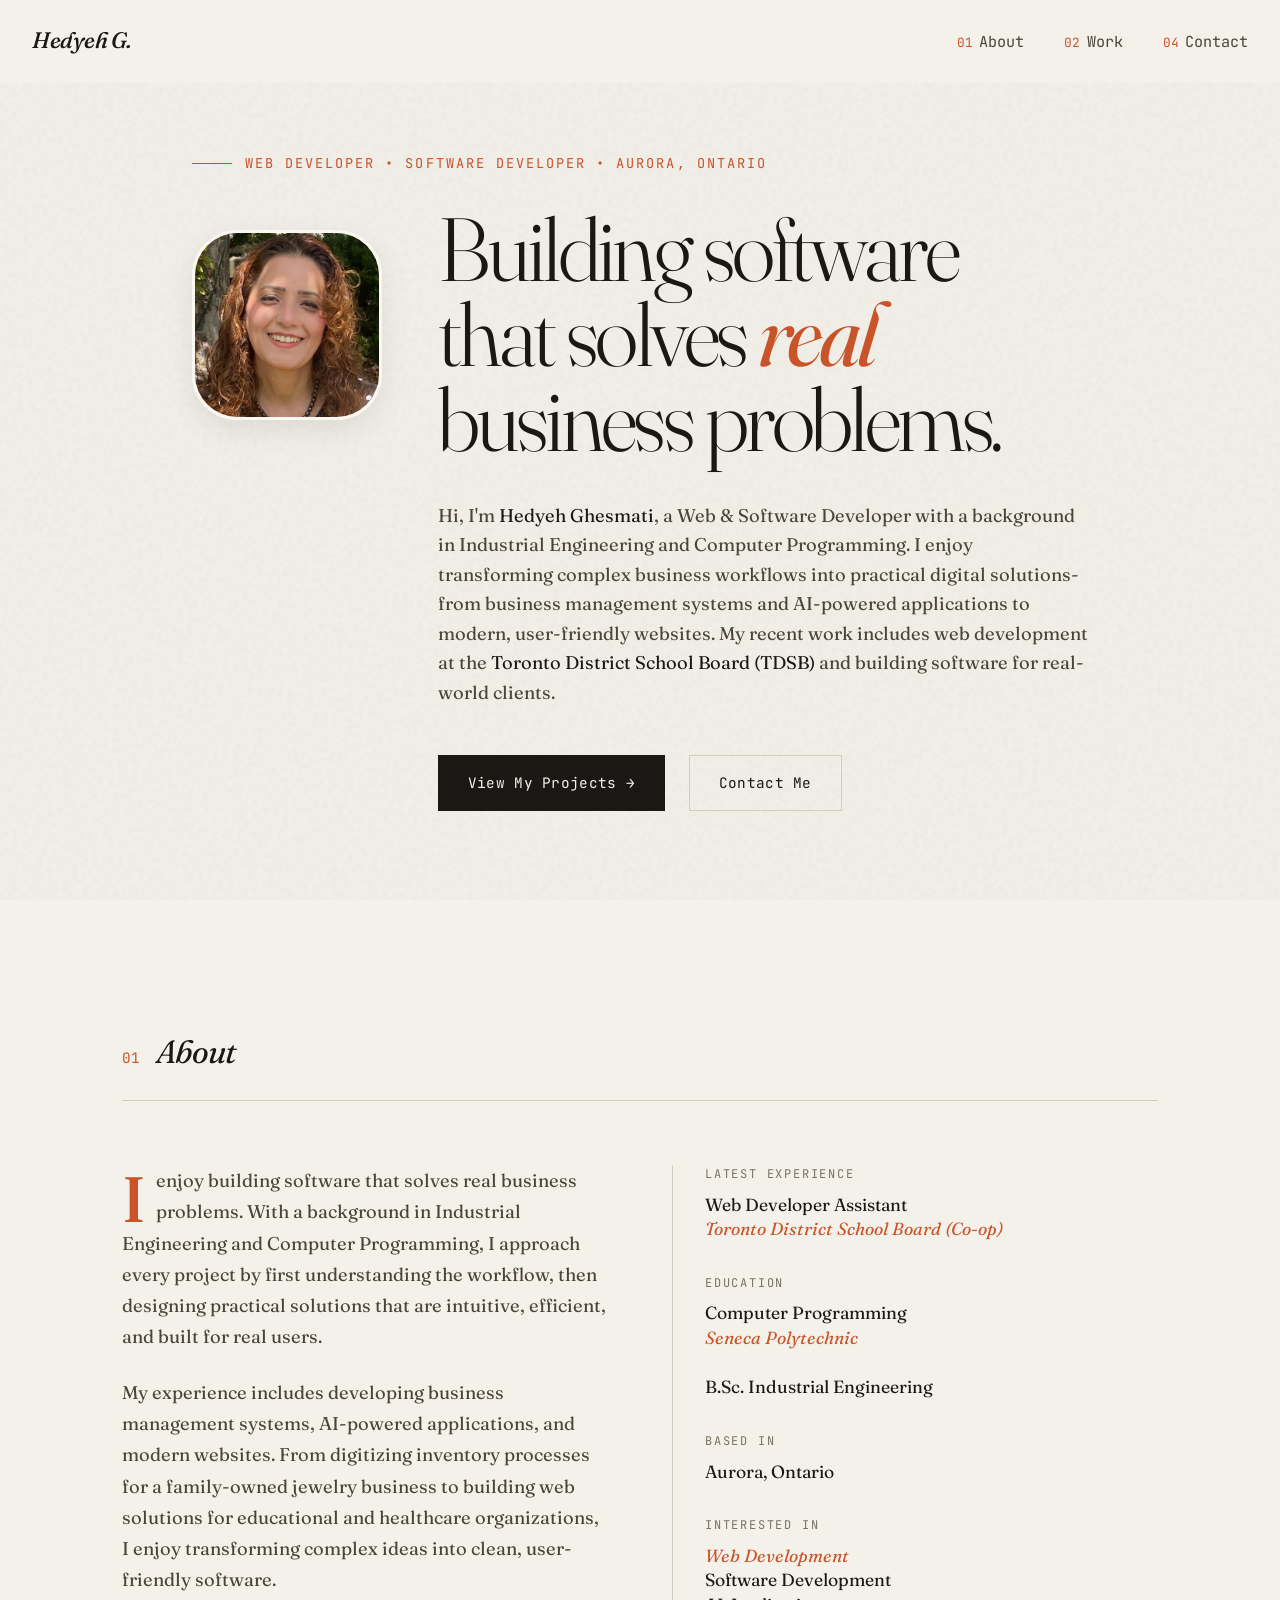
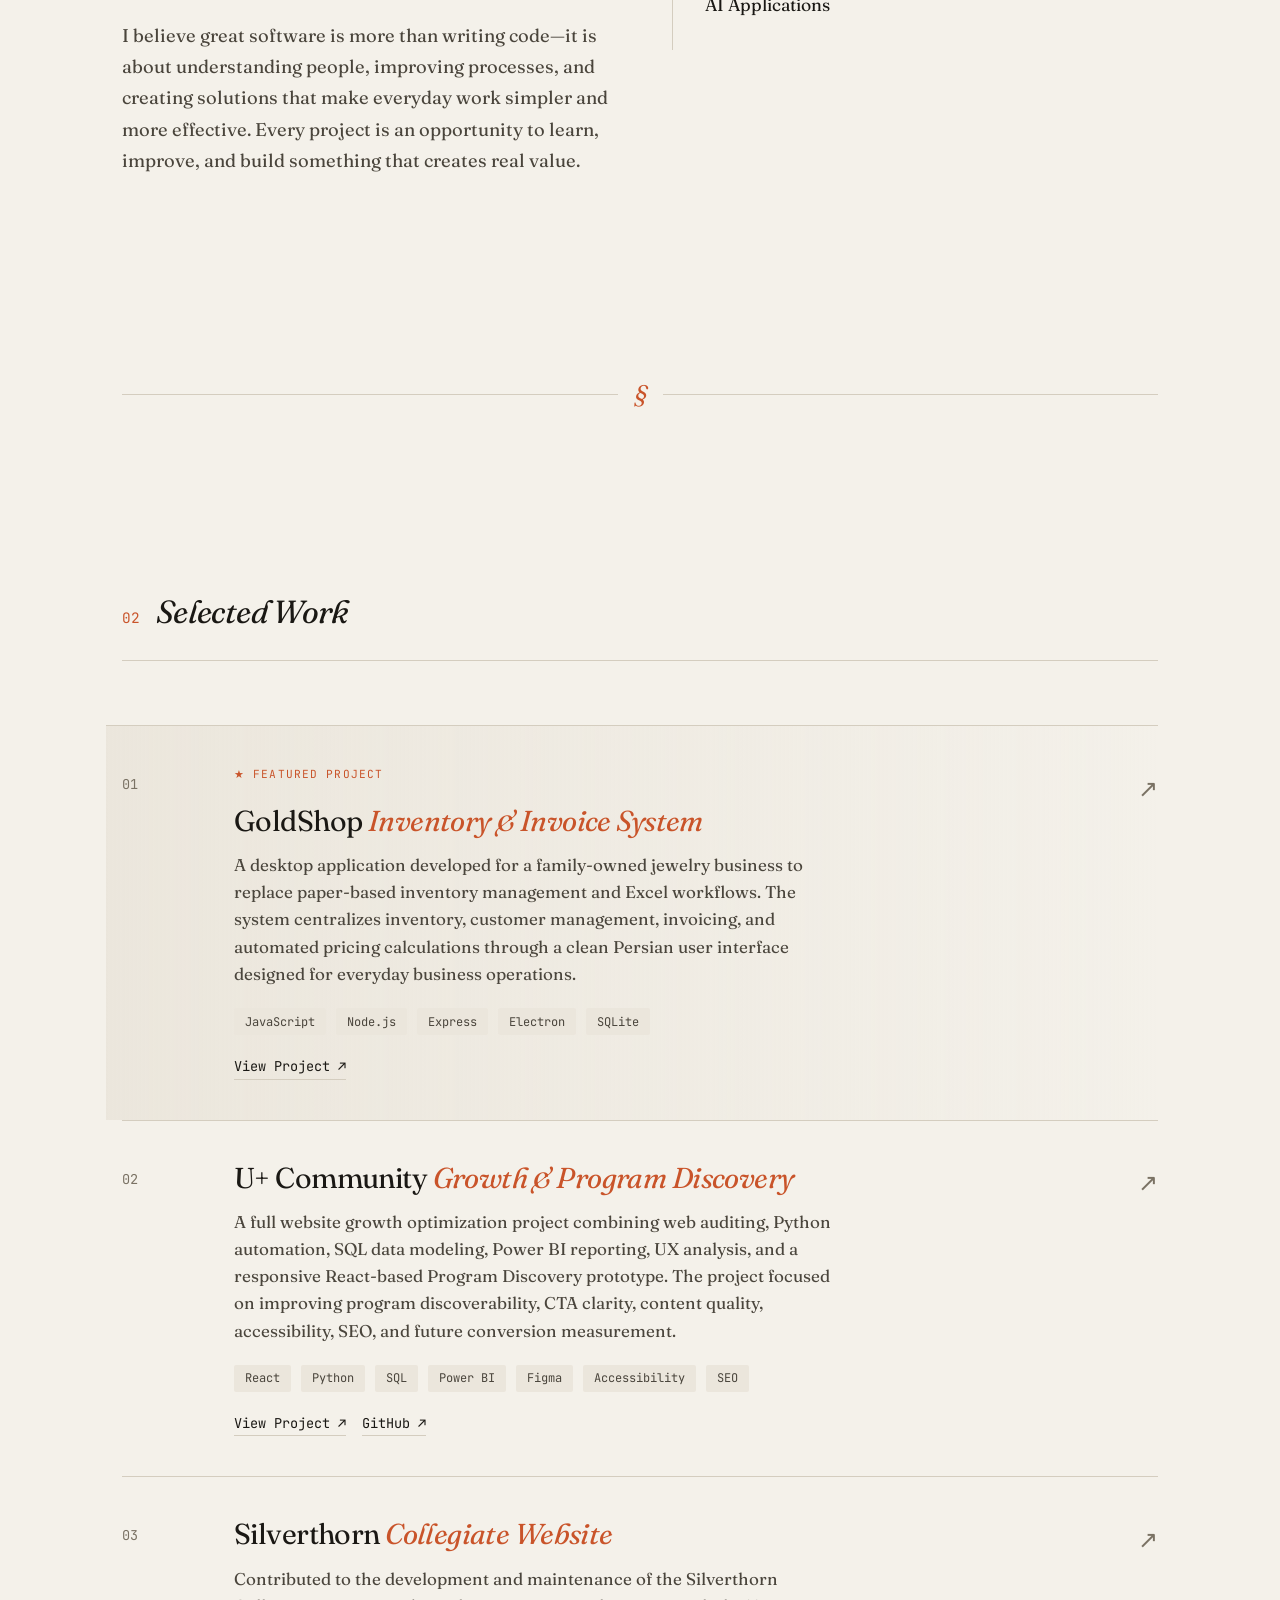
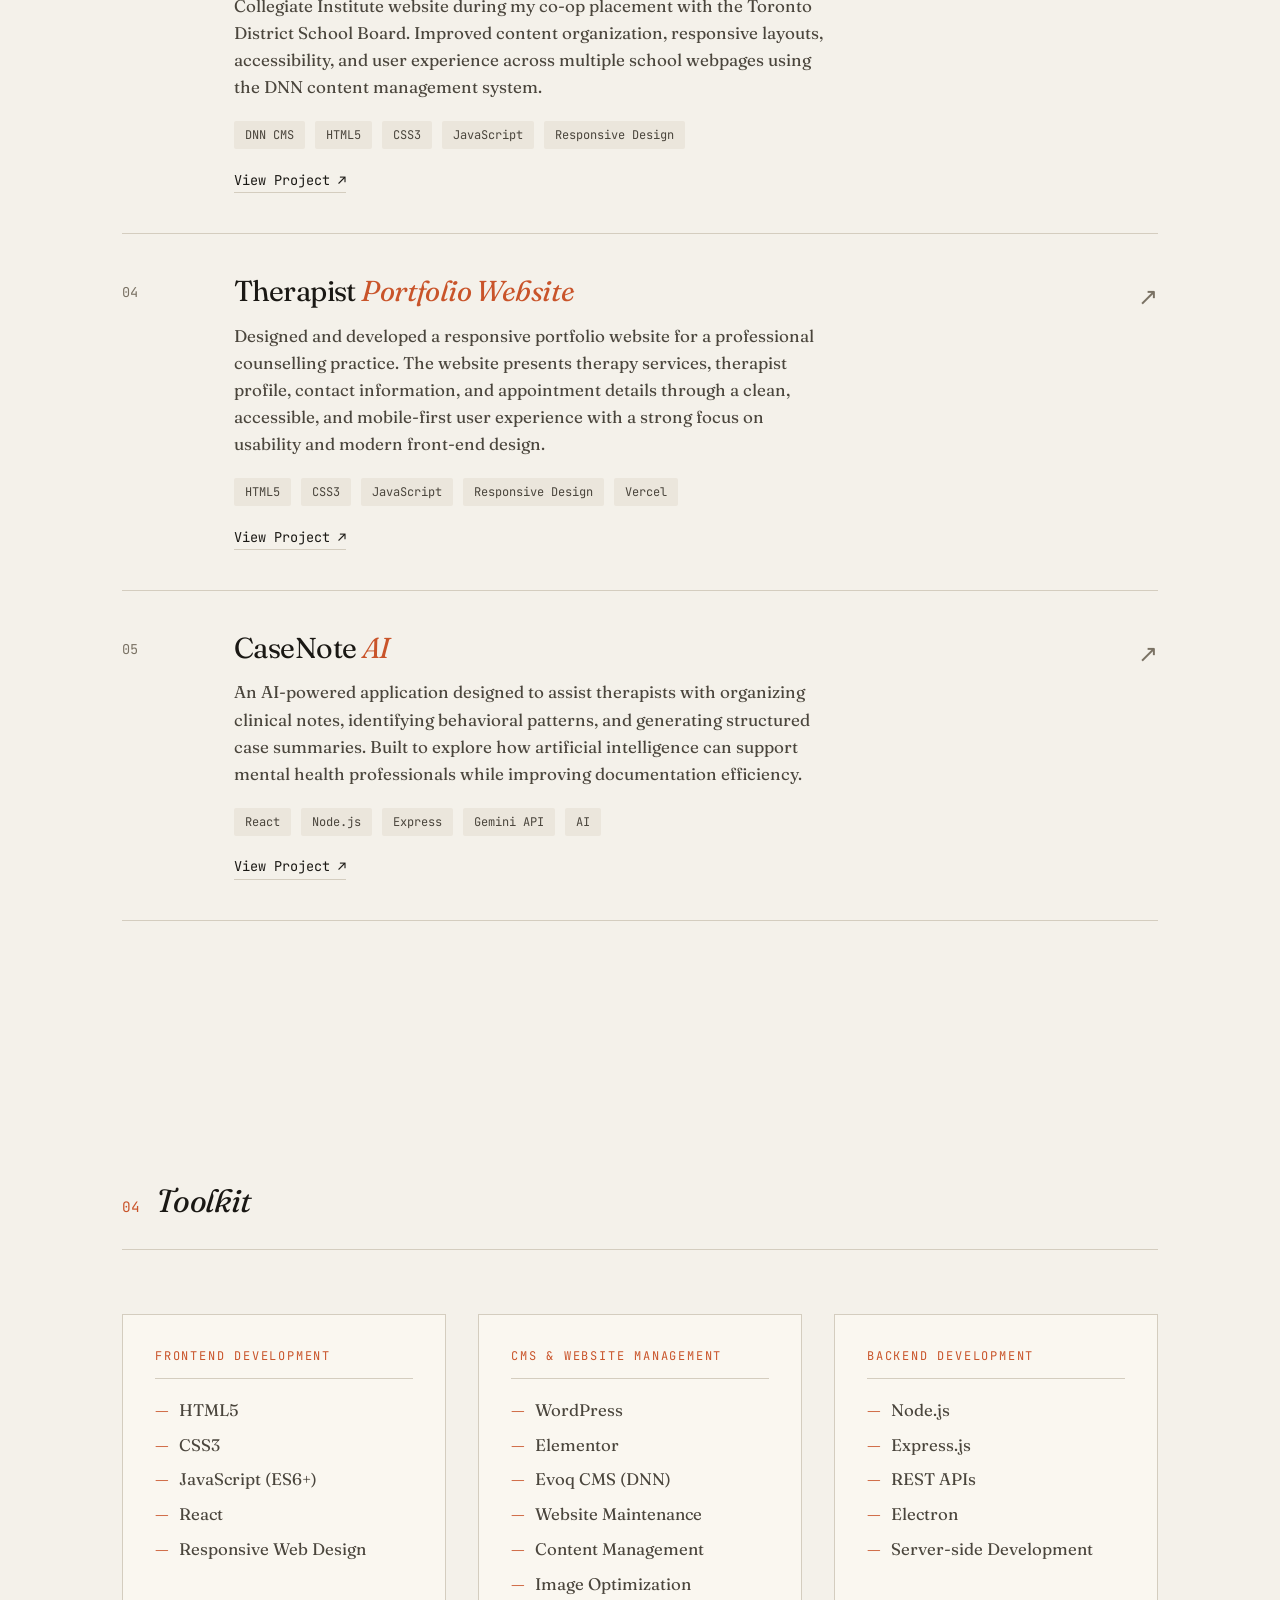
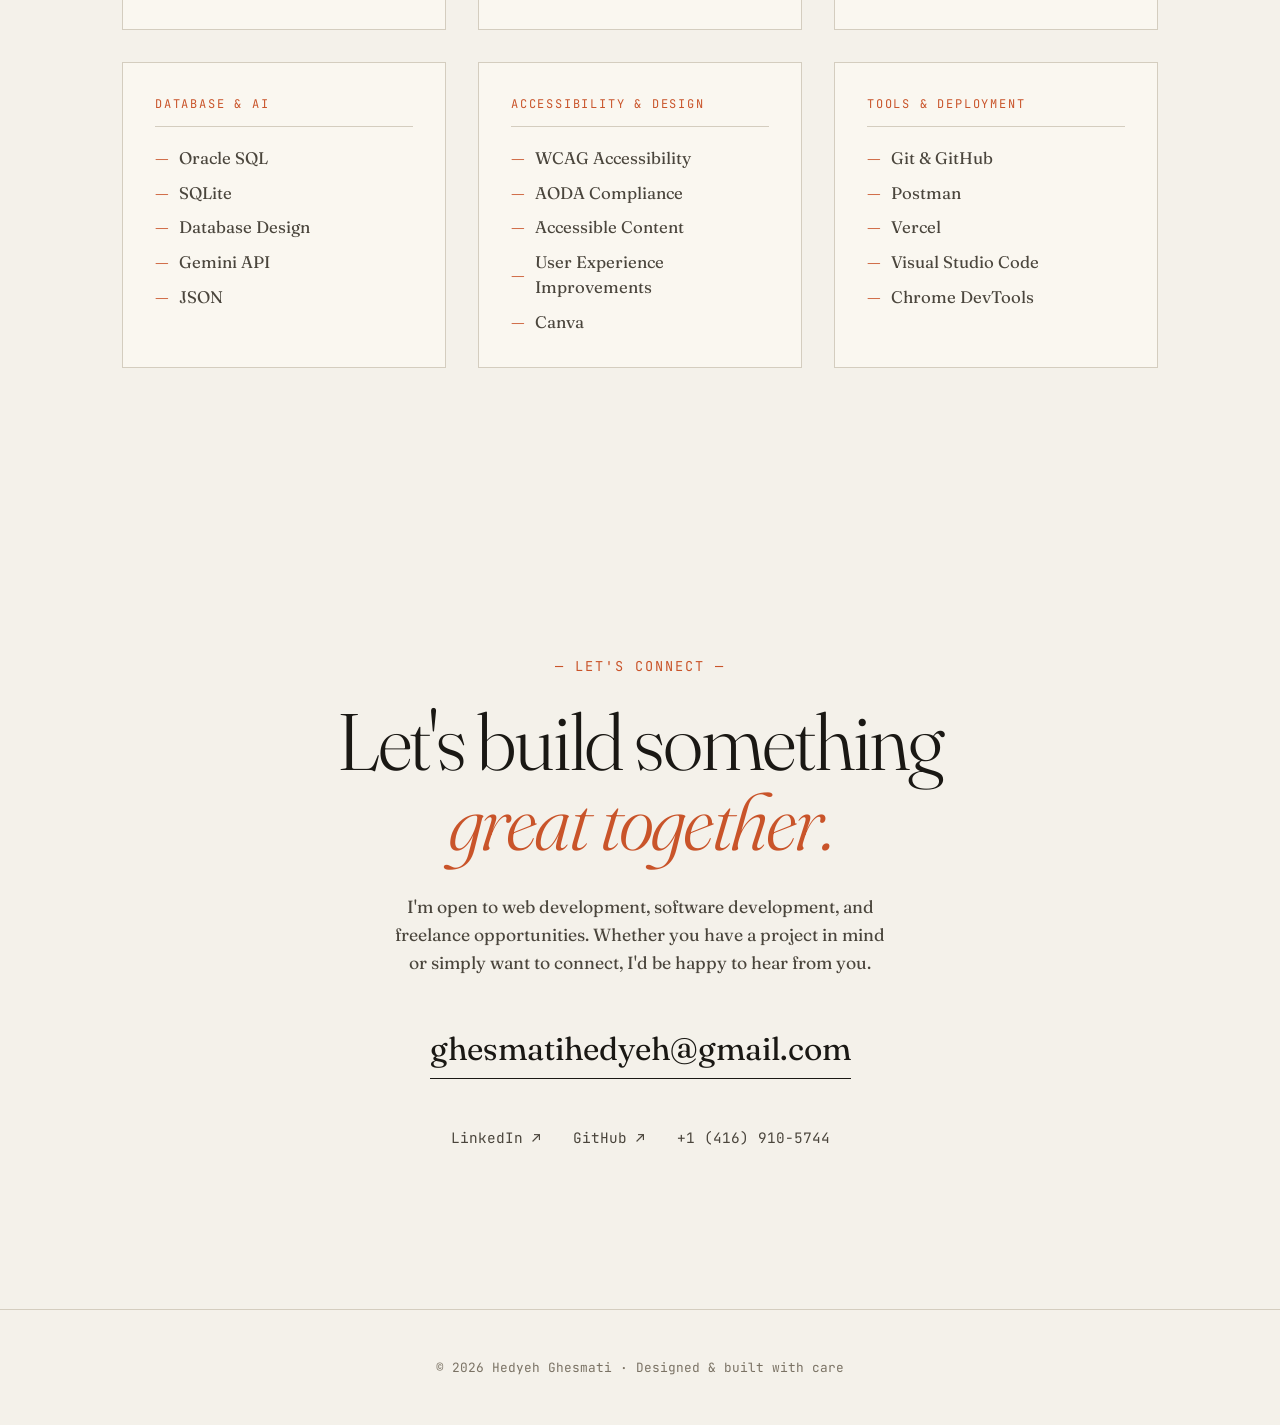
<file: index.html>
<!doctype html>
<html lang="en">
  <head>
    <meta charset="UTF-8" />
    <meta name="viewport" content="width=device-width, initial-scale=1.0" />
    <title>Hedyeh Ghesmati — Junior Web Developer</title>
    <meta
      name="description"
      content="Junior Web Developer building thoughtful web applications with React, Node.js, and modern web technologies."
    />

    <link rel="preconnect" href="https://fonts.googleapis.com" />
    <link rel="preconnect" href="https://fonts.gstatic.com" crossorigin />
    <link
      href="https://fonts.googleapis.com/css2?family=Fraunces:ital,opsz,wght@0,9..144,300;0,9..144,400;0,9..144,500;0,9..144,600;0,9..144,700;1,9..144,400&family=JetBrains+Mono:wght@400;500&display=swap"
      rel="stylesheet"
    />

    <link rel="stylesheet" href="css/style.css" />
  </head>
  <body>
    <nav id="navbar">
      <a href="#top" class="nav-logo">Hedyeh G.</a>
      <ul class="nav-links">
        <li><a href="#about" data-num="01">About</a></li>
        <li><a href="#work" data-num="02">Work</a></li>
        <!--<li><a href="#experience" data-num="03">Experience</a></li>-->
        <li><a href="#contact" data-num="04">Contact</a></li>
      </ul>
    </nav>

    <main id="top">
      <!-- HERO -->
      <section class="hero">
        <div class="container">
          <div class="hero-eyebrow fade-up">
            Web Developer • Software Developer • Aurora, Ontario
          </div>

          <div class="hero-main fade-up fade-up-delay-1">
            <div class="hero-text">
              <h1 class="hero-title">
                Building software<br />
                that solves <em>real</em><br />
                business problems.
              </h1>

              <p class="hero-description fade-up fade-up-delay-2">
                Hi, I'm <strong>Hedyeh Ghesmati</strong>, a Web & Software
                Developer with a background in Industrial Engineering and
                Computer Programming. I enjoy transforming complex business
                workflows into practical digital solutions-from business
                management systems and AI-powered applications to modern,
                user-friendly websites. My recent work includes web development
                at the <strong>Toronto District School Board (TDSB)</strong> and
                building software for real-world clients.
              </p>

              <div class="hero-cta fade-up fade-up-delay-3">
                <a href="#work" class="btn btn-primary">
                  View My Projects <span class="btn-arrow">→</span>
                </a>

                <!-- <a
                  href="resume/Hedyeh_Ghesmati_Resume_2026.pdf"
                  class="btn btn-secondary"
                  target="_blank" >
                  View Resume
                </a> -->

                <a href="#contact" class="btn btn-secondary"> Contact Me </a>
              </div>
            </div>

            <div class="hero-photo">
              <img src="images/hedyeh.jpg" alt="Hedyeh Ghesmati" />
            </div>
          </div>
        </div>
      </section>
      <!-- ABOUT -->
      <section id="about">
        <div class="container">
          <div class="section-header reveal">
            <span class="section-number">01</span>
            <h2 class="section-title">About</h2>
          </div>

          <div class="about-grid">
            <div class="about-text reveal">
              <p>
                I enjoy building software that solves real business problems.
                With a background in Industrial Engineering and Computer
                Programming, I approach every project by first understanding the
                workflow, then designing practical solutions that are intuitive,
                efficient, and built for real users.
              </p>

              <p>
                My experience includes developing business management systems,
                AI-powered applications, and modern websites. From digitizing
                inventory processes for a family-owned jewelry business to
                building web solutions for educational and healthcare
                organizations, I enjoy transforming complex ideas into clean,
                user-friendly software.
              </p>

              <p>
                I believe great software is more than writing code—it is about
                understanding people, improving processes, and creating
                solutions that make everyday work simpler and more effective.
                Every project is an opportunity to learn, improve, and build
                something that creates real value.
              </p>
            </div>

            <aside class="about-meta reveal">
              <div class="meta-item">
                <div class="meta-label">Latest Experience</div>
                <div class="meta-value">
                  Web Developer Assistant<br />
                  <em>Toronto District School Board (Co-op)</em>
                </div>
              </div>
              <div class="meta-item">
                <div class="meta-label">Education</div>
                <div class="meta-value">
                  Computer Programming<br />
                  <em>Seneca Polytechnic</em><br /><br />

                  B.Sc. Industrial Engineering
                </div>
              </div>

              <div class="meta-item">
                <div class="meta-label">Based In</div>
                <div class="meta-value">Aurora, Ontario</div>
              </div>

              <div class="meta-item">
                <div class="meta-label">Interested In</div>
                <div class="meta-value">
                  <em>Web Development</em><br />
                  Software Development<br />
                  AI Applications
                </div>
              </div>
            </aside>
          </div>
        </div>
      </section>

      <div class="container">
        <div class="divider">
          <span class="divider-mark">§</span>
        </div>
      </div>

      <!-- WORK / PROJECTS -->
      <section id="work">
        <div class="container">
          <div class="section-header reveal">
            <span class="section-number">02</span>
            <h2 class="section-title">Selected Work</h2>
          </div>

          <div class="projects-list">
            <!-- Project 01 -->
            <article class="project project-featured reveal">
              <div class="project-num">01</div>

              <div class="project-content">
                <span class="featured-badge">★ Featured Project</span>

                <h3 class="project-title">
                  GoldShop <em>Inventory & Invoice System</em>
                </h3>

                <p class="project-description">
                  A desktop application developed for a family-owned jewelry
                  business to replace paper-based inventory management and Excel
                  workflows. The system centralizes inventory, customer
                  management, invoicing, and automated pricing calculations
                  through a clean Persian user interface designed for everyday
                  business operations.
                </p>

                <div class="project-tags">
                  <span class="tag">JavaScript</span>
                  <span class="tag">Node.js</span>
                  <span class="tag">Express</span>
                  <span class="tag">Electron</span>
                  <span class="tag">SQLite</span>
                </div>

                <div class="project-links">
                  <a href="projects/goldshop.html" class="project-link">
                    View Project ↗
                  </a>
                </div>
              </div>

              <div class="project-arrow">↗</div>
            </article>

             <!-- Project 02 -->
            
<article class="project reveal">
  <div class="project-num">02</div>

  <div class="project-content">
    <h3 class="project-title">
      U+ Community <em>Growth & Program Discovery</em>
    </h3>

    <p class="project-description">
      A full website growth optimization project combining web auditing,
      Python automation, SQL data modeling, Power BI reporting, UX analysis,
      and a responsive React-based Program Discovery prototype. The project
      focused on improving program discoverability, CTA clarity, content
      quality, accessibility, SEO, and future conversion measurement.
    </p>

    <div class="project-tags">
      <span class="tag">React</span>
      <span class="tag">Python</span>
      <span class="tag">SQL</span>
      <span class="tag">Power BI</span>
      <span class="tag">Figma</span>
      <span class="tag">Accessibility</span>
      <span class="tag">SEO</span>
    </div>

    <div class="project-links">
      <a href="projects/uplus.html" class="project-link">
        View Project ↗
      </a>

      <a
        href="https://github.com/HedyehGHK/WEB-03-UPlus-Program-Discovery"
        class="project-link"
        target="_blank"
      >
        GitHub ↗
      </a>
    </div>
  </div>

  <div class="project-arrow">↗</div>
</article>  



            <!-- Project 03 -->
            <article class="project reveal">
              <div class="project-num">03</div>

              <div class="project-content">
                <h3 class="project-title">
                  Silverthorn <em>Collegiate Website</em>
                </h3>

                <p class="project-description">
                  Contributed to the development and maintenance of the
                  Silverthorn Collegiate Institute website during my co-op
                  placement with the Toronto District School Board. Improved
                  content organization, responsive layouts, accessibility, and
                  user experience across multiple school webpages using the DNN
                  content management system.
                </p>

                <div class="project-tags">
                  <span class="tag">DNN CMS</span>
                  <span class="tag">HTML5</span>
                  <span class="tag">CSS3</span>
                  <span class="tag">JavaScript</span>
                  <span class="tag">Responsive Design</span>
                </div>

                <div class="project-links">
                  <a href="projects/silverthorn.html" class="project-link">
                    View Project ↗
                  </a>
                </div>
              </div>

              <div class="project-arrow">↗</div>
            </article>

            <!-- Project 04 -->
            <article class="project reveal">
              <div class="project-num">04</div>

              <div class="project-content">
                <h3 class="project-title">
                  Therapist <em>Portfolio Website</em>
                </h3>

                <p class="project-description">
                  Designed and developed a responsive portfolio website for a
                  professional counselling practice. The website presents
                  therapy services, therapist profile, contact information, and
                  appointment details through a clean, accessible, and
                  mobile-first user experience with a strong focus on usability
                  and modern front-end design.
                </p>

                <div class="project-tags">
                  <span class="tag">HTML5</span>
                  <span class="tag">CSS3</span>
                  <span class="tag">JavaScript</span>
                  <span class="tag">Responsive Design</span>
                  <span class="tag">Vercel</span>
                </div>

                <div class="project-links">
                  <a href="projects/clinic.html" class="project-link">
                    View Project ↗
                  </a>
                </div>
              </div>

              <div class="project-arrow">↗</div>
            </article>

            <!-- Project 05 -->
            <article class="project reveal">
              <div class="project-num">05</div>

              <div class="project-content">
                <h3 class="project-title">CaseNote <em>AI</em></h3>

                <p class="project-description">
                  An AI-powered application designed to assist therapists with
                  organizing clinical notes, identifying behavioral patterns,
                  and generating structured case summaries. Built to explore how
                  artificial intelligence can support mental health
                  professionals while improving documentation efficiency.
                </p>

                <div class="project-tags">
                  <span class="tag">React</span>
                  <span class="tag">Node.js</span>
                  <span class="tag">Express</span>
                  <span class="tag">Gemini API</span>
                  <span class="tag">AI</span>
                </div>

                <div class="project-links">
                  <a href="projects/casenote.html" class="project-link">
                    View Project ↗
                  </a>
                </div>
              </div>

              <div class="project-arrow">↗</div>
            </article>
          </div>
        </div>
      </section>




      <!-- EXPERIENCE -->
      <!-- 

      <section id="experience">
        <div class="container">
          <div class="section-header reveal">
            <span class="section-number">03</span>
            <h2 class="section-title">Experience</h2>
          </div>

          <div class="experience-list">
             Experience 01 
            <div class="exp-item reveal">
              <div class="exp-period">Mar 2026 — Jun 2026</div>

              <div>
                <div class="exp-role">Web Developer Assistant (Co-op)</div>
                <div class="exp-company">
                  Toronto District School Board (TDSB) · Toronto, ON
                </div>

                <p class="exp-description">
                  Maintained and enhanced the Silverthorn Collegiate Institute
                  website using Evoq CMS (DNN). Created and updated webpages,
                  banners, and navigation components, supported accessibility
                  improvements aligned with AODA standards, collaborated with
                  stakeholders on content updates, and resolved formatting and
                  cross-browser compatibility issues.
                </p>
              </div>
            </div>

             Experience 02 
            <div class="exp-item reveal">
              <div class="exp-period">May 2020 - November 2025</div>

              <div>
                <div class="exp-role">Digital Operations & Data Specialist</div>
                <div class="exp-company">Ghesmati Jewelry</div>

                <p class="exp-description">
                  Designed and developed a custom inventory and invoicing
                  application while managing inventory, sales, and customer
                  data. Improved operational workflows through process
                  documentation, data organization, and reporting to support
                  day-to-day business operations and decision-making.
                </p>
              </div>
            </div>

            Experience 03
            <div class="exp-item reveal">
              <div class="exp-period">April 2015 - February 2020</div>

              <div>
                <div class="exp-role">
                  Production & Inventory Data Coordinator
                </div>
                <div class="exp-company">Pars Khazar Co.</div>

                <p class="exp-description">
                  Analyzed production and inventory data to improve planning
                  accuracy, maintained operational records, collaborated with
                  cross-functional teams, and supported inventory tracking and
                  production planning through structured data analysis and
                  process improvement.
                </p>
              </div>
            </div>
          </div>
        </div>
      </section>

      <div class="container">
        <div class="divider">
          <span class="divider-mark">§</span>
        </div>
      </div>
       -->

     <!-- SKILLS -->
<section id="skills">
  <div class="container">
    <div class="section-header reveal">
      <span class="section-number">04</span>
      <h2 class="section-title">Toolkit</h2>
    </div>

    <div class="skills-grid">
      <!-- Frontend -->
      <div class="skill-category reveal">
        <div class="skill-category-title">Frontend Development</div>

        <ul class="skill-list">
          <li>HTML5</li>
          <li>CSS3</li>
          <li>JavaScript (ES6+)</li>
          <li>React</li>
          <li>Responsive Web Design</li>
        </ul>
      </div>

      <!-- CMS & Website Management -->
      <div class="skill-category reveal">
        <div class="skill-category-title">CMS & Website Management</div>

        <ul class="skill-list">
          <li>WordPress</li>
          <li>Elementor</li>
          <li>Evoq CMS (DNN)</li>
          <li>Website Maintenance</li>
          <li>Content Management</li>
          <li>Image Optimization</li>
        </ul>
      </div>

      <!-- Backend -->
      <div class="skill-category reveal">
        <div class="skill-category-title">Backend Development</div>

        <ul class="skill-list">
          <li>Node.js</li>
          <li>Express.js</li>
          <li>REST APIs</li>
          <li>Electron</li>
          <li>Server-side Development</li>
        </ul>
      </div>

      <!-- Database & AI -->
      <div class="skill-category reveal">
        <div class="skill-category-title">Database & AI</div>

        <ul class="skill-list">
          <li>Oracle SQL</li>
          <li>SQLite</li>
          <li>Database Design</li>
          <li>Gemini API</li>
          <li>JSON</li>
        </ul>
      </div>

      <!-- Accessibility & Design -->
      <div class="skill-category reveal">
        <div class="skill-category-title">Accessibility & Design</div>

        <ul class="skill-list">
          <li>WCAG Accessibility</li>
          <li>AODA Compliance</li>
          <li>Accessible Content</li>
          <li>User Experience Improvements</li>
          <li>Canva</li>
        </ul>
      </div>

      <!-- Tools & Deployment -->
      <div class="skill-category reveal">
        <div class="skill-category-title">Tools & Deployment</div>

        <ul class="skill-list">
          <li>Git & GitHub</li>
          <li>Postman</li>
          <li>Vercel</li>
          <li>Visual Studio Code</li>
          <li>Chrome DevTools</li>
        </ul>
      </div>
    </div>
  </div>
</section>

      <!-- CONTACT -->
      <section id="contact" class="contact-section">
        <div class="container">
          <div class="reveal">
            <div class="contact-eyebrow">— Let's Connect —</div>

            <h2 class="contact-title">
              Let's build something<br />
              <em>great together.</em>
            </h2>

            <p class="contact-text">
              I'm open to web development, software development, and freelance
              opportunities. Whether you have a project in mind or simply want
              to connect, I'd be happy to hear from you.
            </p>

            <a href="mailto:ghesmatihedyeh@gmail.com" class="contact-email">
              ghesmatihedyeh@gmail.com
            </a>

            <div class="contact-socials">
              <a
                href="https://www.linkedin.com/in/hedyehghesmati/"
                target="_blank"
              >
                LinkedIn ↗
              </a>

              <a href="https://github.com/HedyehGHK" target="_blank">
                GitHub ↗
              </a>

              <a href="tel:+14169105744"> +1 (416) 910-5744 </a>
            </div>
          </div>
        </div>
      </section>

      <footer>
        <div class="container">
          © 2026 Hedyeh Ghesmati · Designed & built with care
        </div>
      </footer>
    </main>

    <script>
      const nav = document.getElementById("navbar");
      window.addEventListener("scroll", () => {
        if (window.scrollY > 50) nav.classList.add("scrolled");
        else nav.classList.remove("scrolled");
      });

      const observer = new IntersectionObserver(
        (entries) => {
          entries.forEach((entry) => {
            if (entry.isIntersecting) entry.target.classList.add("visible");
          });
        },
        { threshold: 0.1, rootMargin: "0px 0px -50px 0px" },
      );

      document
        .querySelectorAll(".reveal")
        .forEach((el) => observer.observe(el));

      document.querySelectorAll('a[href^="#"]').forEach((link) => {
        link.addEventListener("click", (e) => {
          const target = document.querySelector(link.getAttribute("href"));
          if (target) {
            e.preventDefault();
            target.scrollIntoView({ behavior: "smooth", block: "start" });
          }
        });
      });
    </script>
  </body>
</html>
</file>
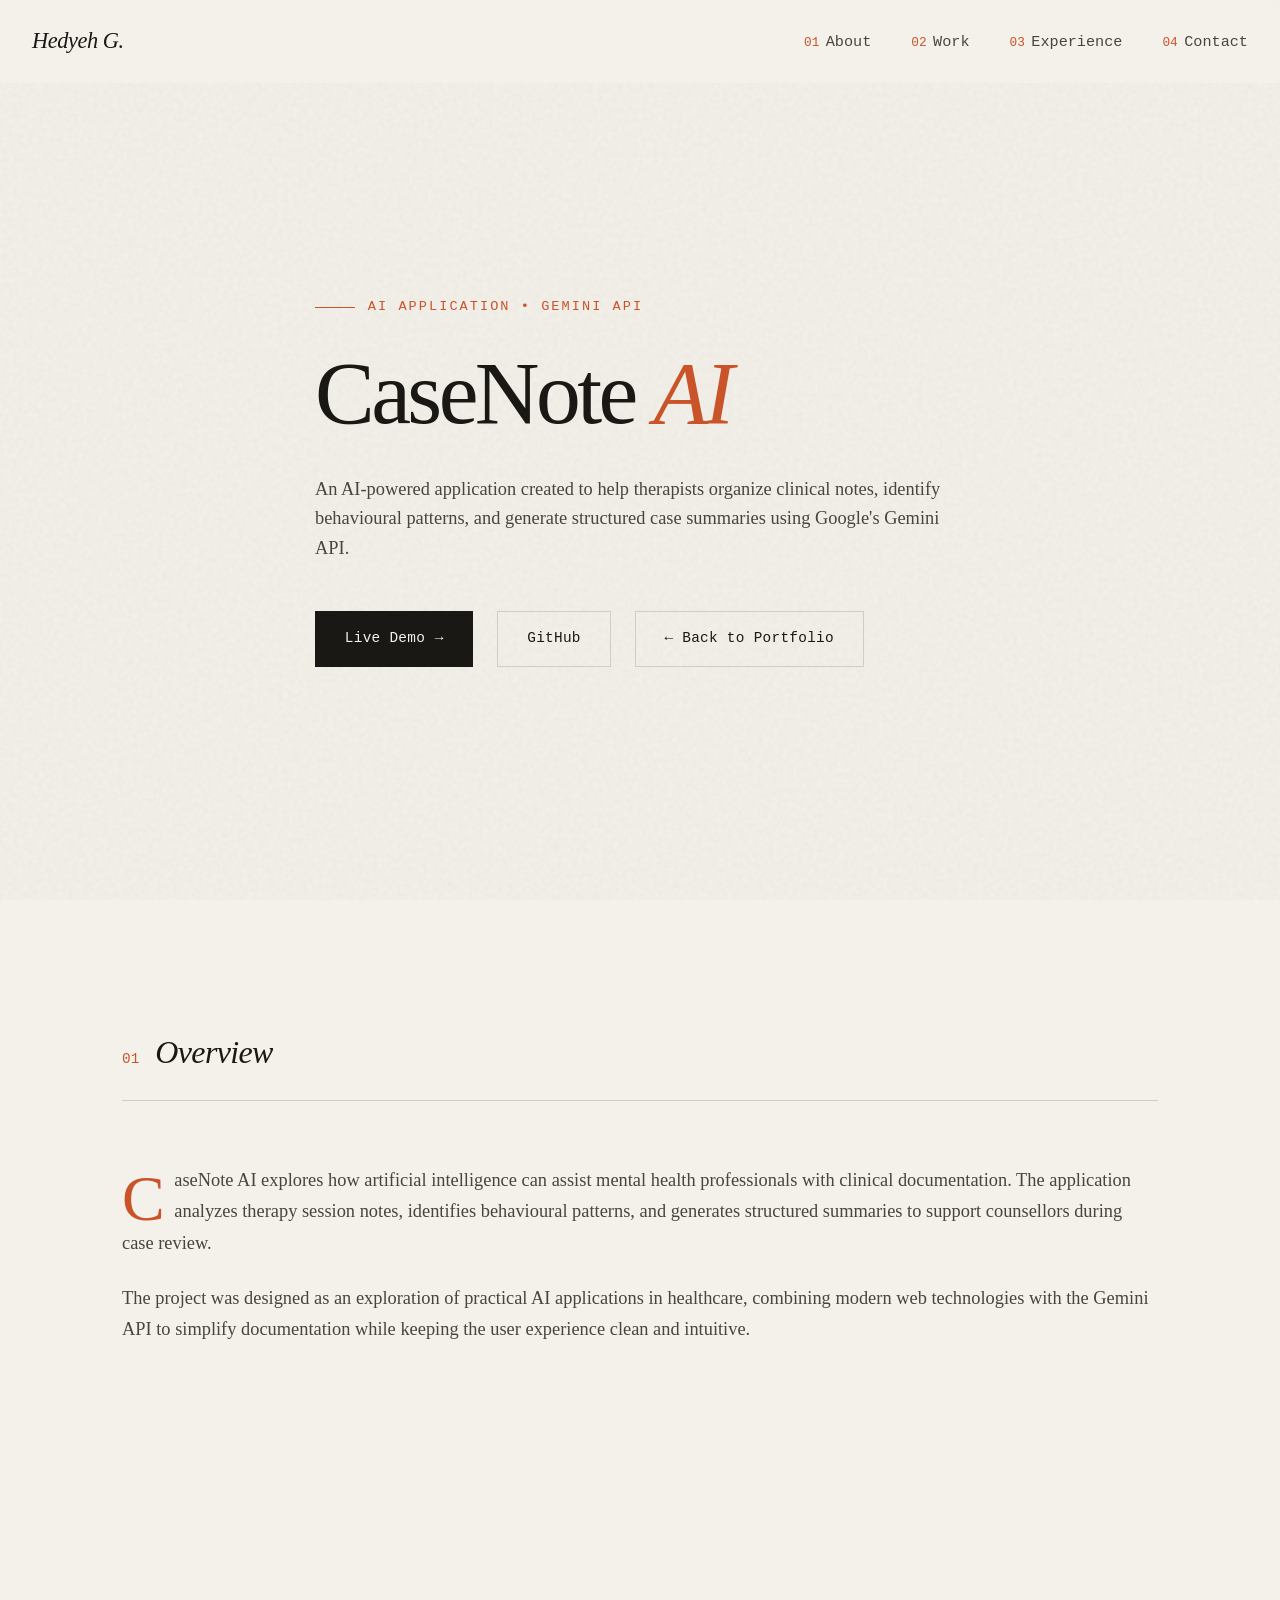
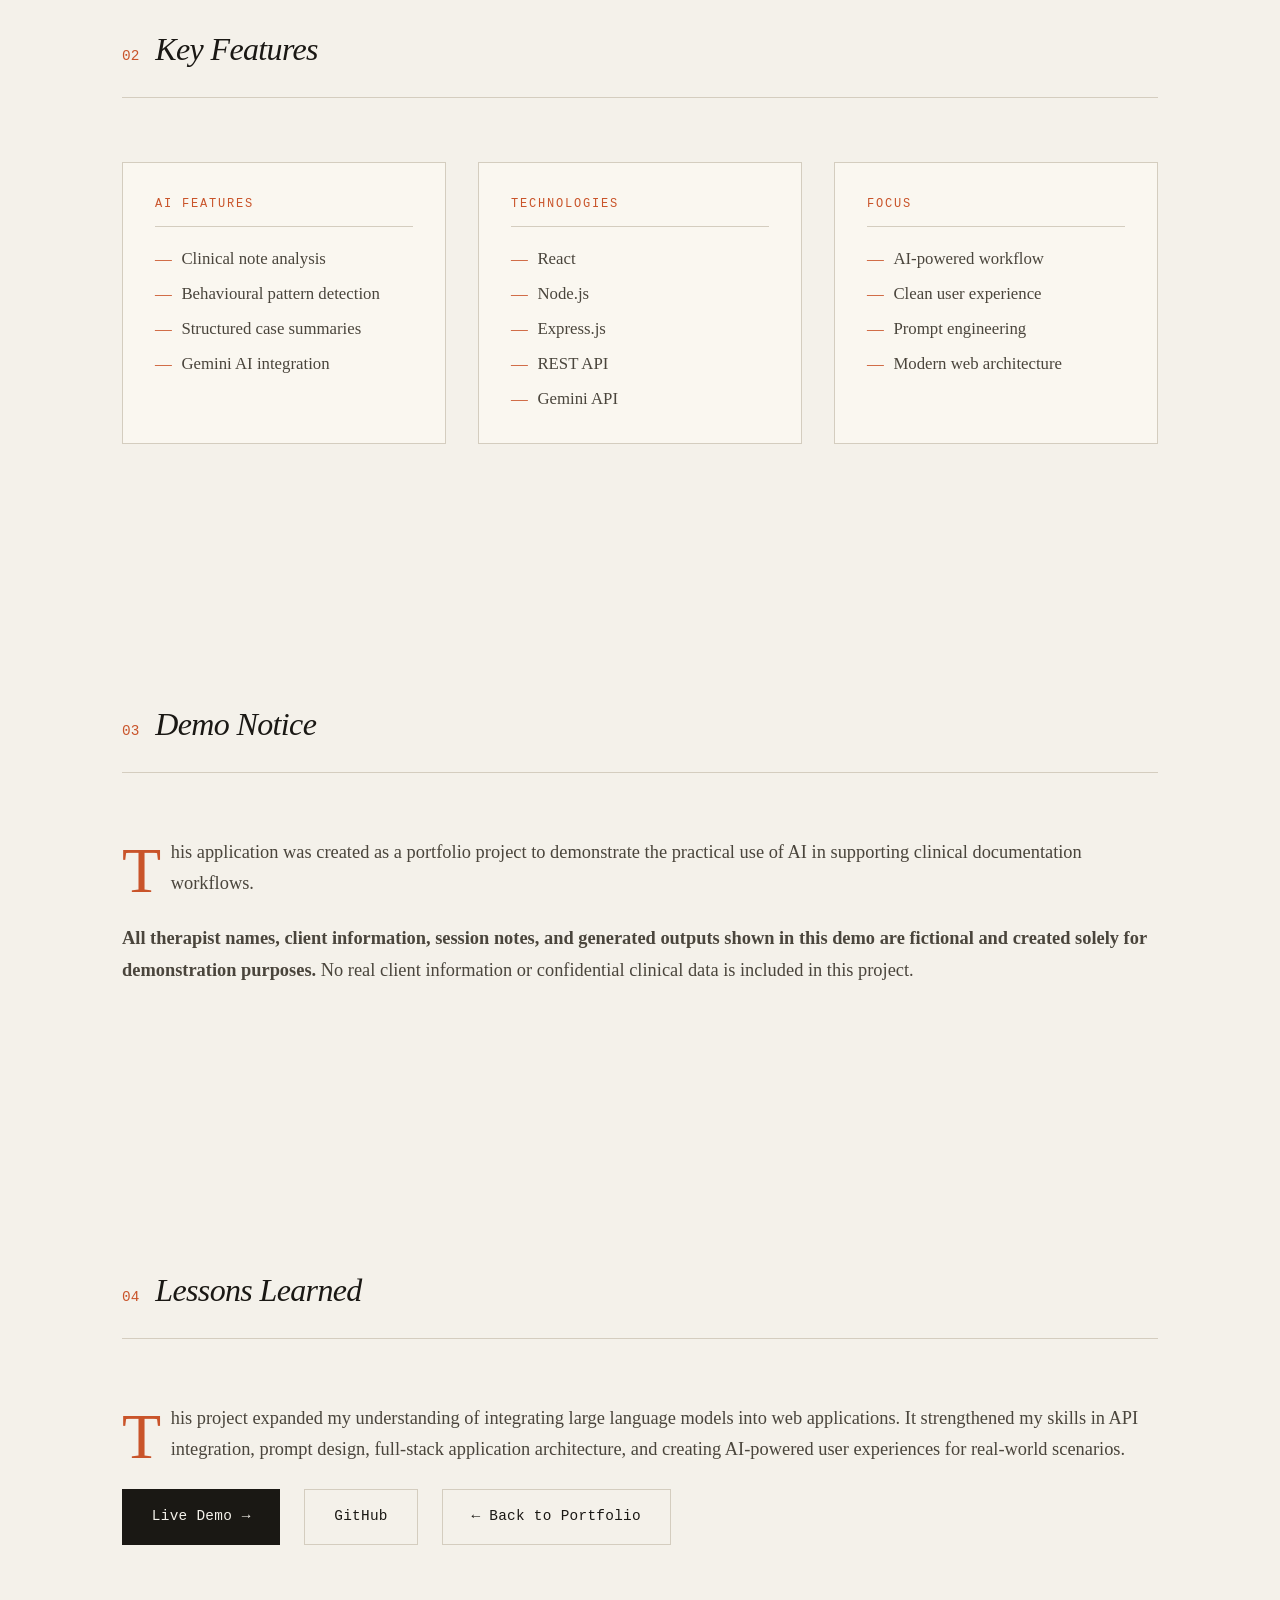
<file: projects/casenote.html>
<!DOCTYPE html>
<html lang="en">

<head>
  <meta charset="UTF-8" />
  <meta name="viewport" content="width=device-width, initial-scale=1.0" />

  <title>CaseNote AI | Hedyeh Ghesmati</title>

  <meta
    name="description"
    content="An AI-powered portfolio application that demonstrates how AI can support clinical note organization and structured case summaries using fictional demo data."
  />

  <link rel="stylesheet" href="../css/style.css" />
</head>

<body>

  <nav id="navbar">
    <a href="../index.html" class="nav-logo">Hedyeh G.</a>

    <ul class="nav-links">
      <li><a href="../index.html#about" data-num="01">About</a></li>
      <li><a href="../index.html#work" data-num="02">Work</a></li>
      <li><a href="../index.html#experience" data-num="03">Experience</a></li>
      <li><a href="../index.html#contact" data-num="04">Contact</a></li>
    </ul>
  </nav>

  <main>

    <!-- HERO -->
    <section class="hero">
      <div class="container">

        <div class="hero-eyebrow">
          AI Application • Gemini API
        </div>

        <h1 class="hero-title">
          CaseNote <em>AI</em>
        </h1>

        <p class="hero-description">
          An AI-powered application created to help therapists organize clinical notes,
          identify behavioural patterns, and generate structured case summaries using
          Google's Gemini API.
        </p>

        <div class="hero-cta">
          <a
            href="https://casenote-ai.vercel.app/"
            class="btn btn-primary"
            target="_blank"
          >
            Live Demo <span class="btn-arrow">→</span>
          </a>

          <a
            href="https://github.com/HedyehGHK/casenote-ai"
            class="btn btn-secondary"
            target="_blank"
          >
            GitHub
          </a>

          <a href="../index.html#work" class="btn btn-secondary">
            ← Back to Portfolio
          </a>
        </div>

      </div>
    </section>

    <!-- OVERVIEW -->
    <section>
      <div class="container">

        <div class="section-header">
          <span class="section-number">01</span>
          <h2 class="section-title">Overview</h2>
        </div>

        <div class="about-text">
          <p>
            CaseNote AI explores how artificial intelligence can assist mental health
            professionals with clinical documentation. The application analyzes therapy
            session notes, identifies behavioural patterns, and generates structured
            summaries to support counsellors during case review.
          </p>

          <p>
            The project was designed as an exploration of practical AI applications in
            healthcare, combining modern web technologies with the Gemini API to simplify
            documentation while keeping the user experience clean and intuitive.
          </p>
        </div>

      </div>
    </section>

    <!-- FEATURES -->
    <section>
      <div class="container">

        <div class="section-header">
          <span class="section-number">02</span>
          <h2 class="section-title">Key Features</h2>
        </div>

        <div class="skills-grid">

          <div class="skill-category">
            <div class="skill-category-title">AI Features</div>

            <ul class="skill-list">
              <li>Clinical note analysis</li>
              <li>Behavioural pattern detection</li>
              <li>Structured case summaries</li>
              <li>Gemini AI integration</li>
            </ul>
          </div>

          <div class="skill-category">
            <div class="skill-category-title">Technologies</div>

            <ul class="skill-list">
              <li>React</li>
              <li>Node.js</li>
              <li>Express.js</li>
              <li>REST API</li>
              <li>Gemini API</li>
            </ul>
          </div>

          <div class="skill-category">
            <div class="skill-category-title">Focus</div>

            <ul class="skill-list">
              <li>AI-powered workflow</li>
              <li>Clean user experience</li>
              <li>Prompt engineering</li>
              <li>Modern web architecture</li>
            </ul>
          </div>

        </div>

      </div>
    </section>

    <!-- DEMO NOTICE -->
    <section>
      <div class="container">

        <div class="section-header">
          <span class="section-number">03</span>
          <h2 class="section-title">Demo Notice</h2>
        </div>

        <div class="about-text">
          <p>
            This application was created as a portfolio project to demonstrate the practical
            use of AI in supporting clinical documentation workflows.
          </p>

          <p>
            <strong>
              All therapist names, client information, session notes, and generated outputs
              shown in this demo are fictional and created solely for demonstration purposes.
            </strong>
            No real client information or confidential clinical data is included in this project.
          </p>
        </div>

      </div>
    </section>

    <!-- LESSONS -->
    <section>
      <div class="container">

        <div class="section-header">
          <span class="section-number">04</span>
          <h2 class="section-title">Lessons Learned</h2>
        </div>

        <div class="about-text">
          <p>
            This project expanded my understanding of integrating large language models
            into web applications. It strengthened my skills in API integration, prompt
            design, full-stack application architecture, and creating AI-powered user
            experiences for real-world scenarios.
          </p>
        </div>

        <div class="hero-cta">
          <a
            href="https://casenote-ai.vercel.app/"
            class="btn btn-primary"
            target="_blank"
          >
            Live Demo <span class="btn-arrow">→</span>
          </a>

          <a
            href="https://github.com/HedyehGHK/casenote-ai"
            class="btn btn-secondary"
            target="_blank"
          >
            GitHub
          </a>

          <a href="../index.html#work" class="btn btn-secondary">
            ← Back to Portfolio
          </a>
        </div>

      </div>
    </section>

  </main>

</body>

</html>
</file>
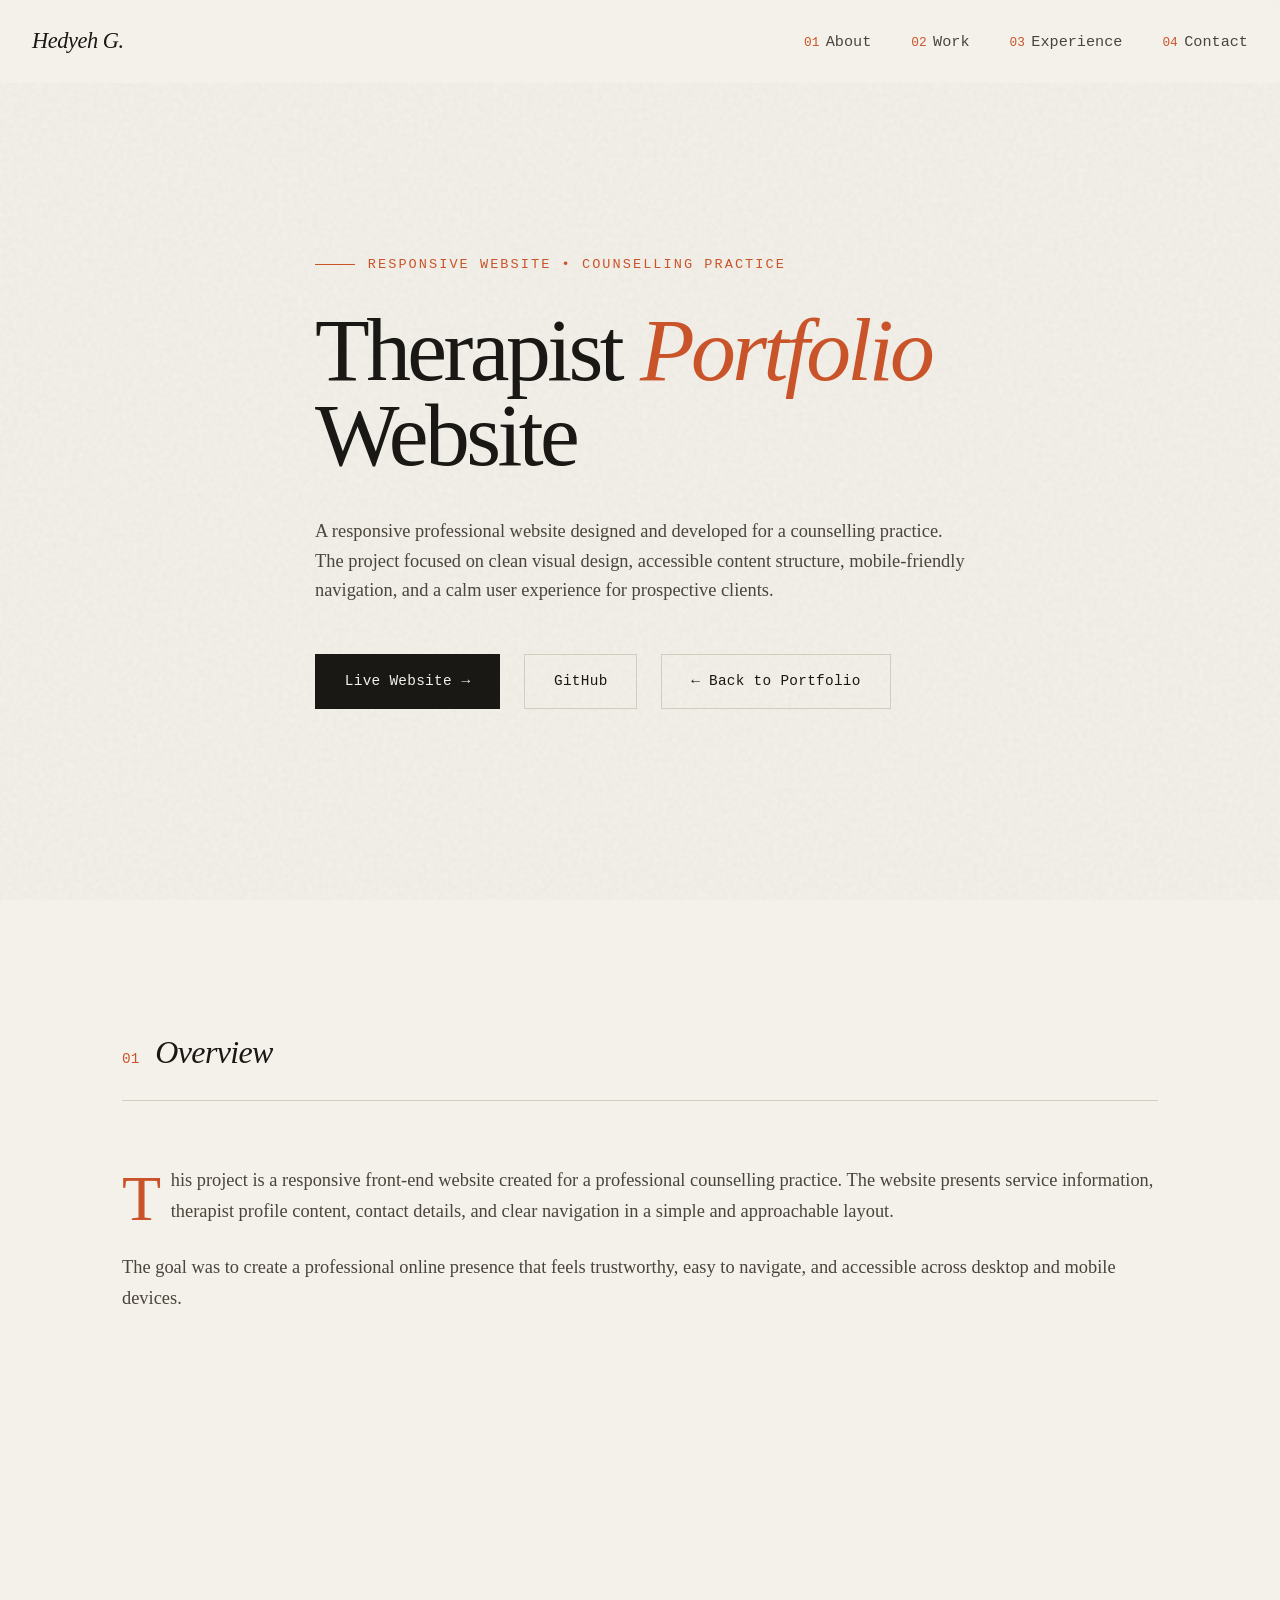
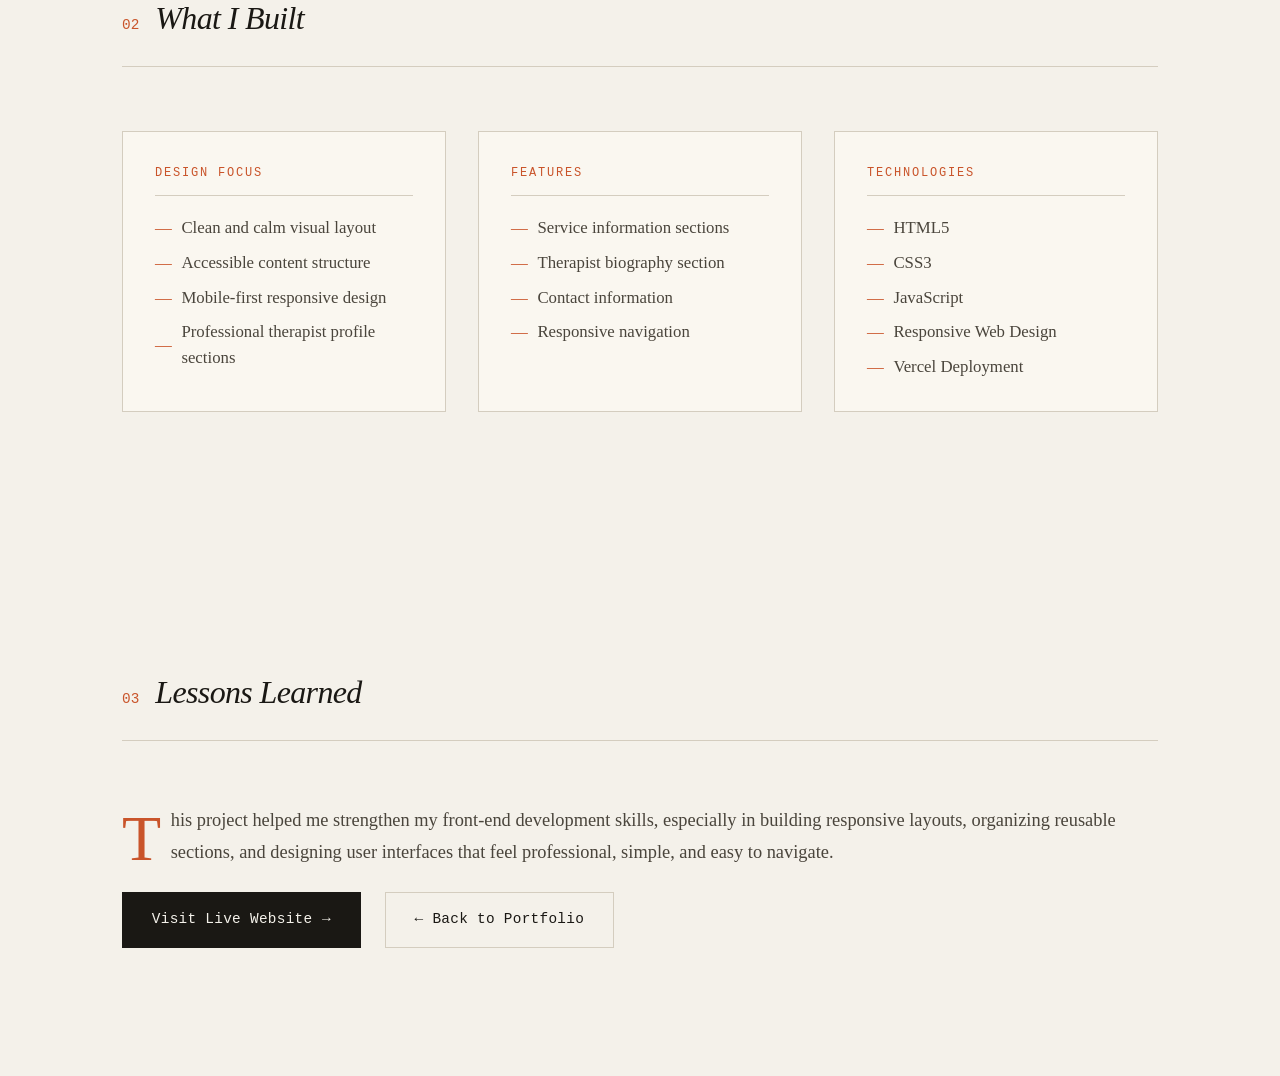
<file: projects/clinic.html>
<!DOCTYPE html>
<html lang="en">
<head>
  <meta charset="UTF-8" />
  <meta name="viewport" content="width=device-width, initial-scale=1.0" />

  <title>Therapist Portfolio Website | Hedyeh Ghesmati</title>

  <meta
    name="description"
    content="A responsive portfolio website designed and developed for a professional counselling practice using HTML, CSS, and JavaScript."
  />

  <link rel="stylesheet" href="../css/style.css" />
</head>

<body>

  <nav id="navbar">
    <a href="../index.html" class="nav-logo">Hedyeh G.</a>

    <ul class="nav-links">
      <li><a href="../index.html#about" data-num="01">About</a></li>
      <li><a href="../index.html#work" data-num="02">Work</a></li>
      <li><a href="../index.html#experience" data-num="03">Experience</a></li>
      <li><a href="../index.html#contact" data-num="04">Contact</a></li>
    </ul>
  </nav>

  <main>

    <!-- PROJECT HERO -->
    <section class="hero">
      <div class="container">

        <div class="hero-eyebrow">
          Responsive Website • Counselling Practice
        </div>

        <h1 class="hero-title">
          Therapist <em>Portfolio</em><br>
          Website
        </h1>

        <p class="hero-description">
          A responsive professional website designed and developed for a counselling
          practice. The project focused on clean visual design, accessible content
          structure, mobile-friendly navigation, and a calm user experience for
          prospective clients.
        </p>

        <div class="hero-cta">
          <a
            href="https://psychologist-website-html.vercel.app/"
            class="btn btn-primary"
            target="_blank"
          >
            Live Website <span class="btn-arrow">→</span>
          </a>

          <a
            href="https://github.com/HedyehGHK/psychologist-website-html"
            class="btn btn-secondary"
            target="_blank"
          >
            GitHub
          </a>

          <a href="../index.html#work" class="btn btn-secondary">
            ← Back to Portfolio
          </a>
        </div>

      </div>
    </section>

    <!-- PROJECT OVERVIEW -->
    <section>
      <div class="container">

        <div class="section-header">
          <span class="section-number">01</span>
          <h2 class="section-title">Overview</h2>
        </div>

        <div class="about-text">
          <p>
            This project is a responsive front-end website created for a professional
            counselling practice. The website presents service information, therapist
            profile content, contact details, and clear navigation in a simple and
            approachable layout.
          </p>

          <p>
            The goal was to create a professional online presence that feels trustworthy,
            easy to navigate, and accessible across desktop and mobile devices.
          </p>
        </div>

      </div>
    </section>

    <!-- PROJECT DETAILS -->
    <section>
      <div class="container">

        <div class="section-header">
          <span class="section-number">02</span>
          <h2 class="section-title">What I Built</h2>
        </div>

        <div class="skills-grid">

          <div class="skill-category">
            <div class="skill-category-title">Design Focus</div>
            <ul class="skill-list">
              <li>Clean and calm visual layout</li>
              <li>Accessible content structure</li>
              <li>Mobile-first responsive design</li>
              <li>Professional therapist profile sections</li>
            </ul>
          </div>

          <div class="skill-category">
            <div class="skill-category-title">Features</div>
            <ul class="skill-list">
              <li>Service information sections</li>
              <li>Therapist biography section</li>
              <li>Contact information</li>
              <li>Responsive navigation</li>
            </ul>
          </div>

          <div class="skill-category">
            <div class="skill-category-title">Technologies</div>
            <ul class="skill-list">
              <li>HTML5</li>
              <li>CSS3</li>
              <li>JavaScript</li>
              <li>Responsive Web Design</li>
              <li>Vercel Deployment</li>
            </ul>
          </div>

        </div>

      </div>
    </section>

    <!-- LESSONS -->
    <section>
      <div class="container">

        <div class="section-header">
          <span class="section-number">03</span>
          <h2 class="section-title">Lessons Learned</h2>
        </div>

        <div class="about-text">
          <p>
            This project helped me strengthen my front-end development skills, especially
            in building responsive layouts, organizing reusable sections, and designing
            user interfaces that feel professional, simple, and easy to navigate.
          </p>
        </div>

        <div class="hero-cta">
          <a
            href="https://psychologist-website-html.vercel.app/"
            class="btn btn-primary"
            target="_blank"
          >
            Visit Live Website <span class="btn-arrow">→</span>
          </a>

          <a href="../index.html#work" class="btn btn-secondary">
            ← Back to Portfolio
          </a>
        </div>

      </div>
    </section>

  </main>

</body>
</html>
</file>
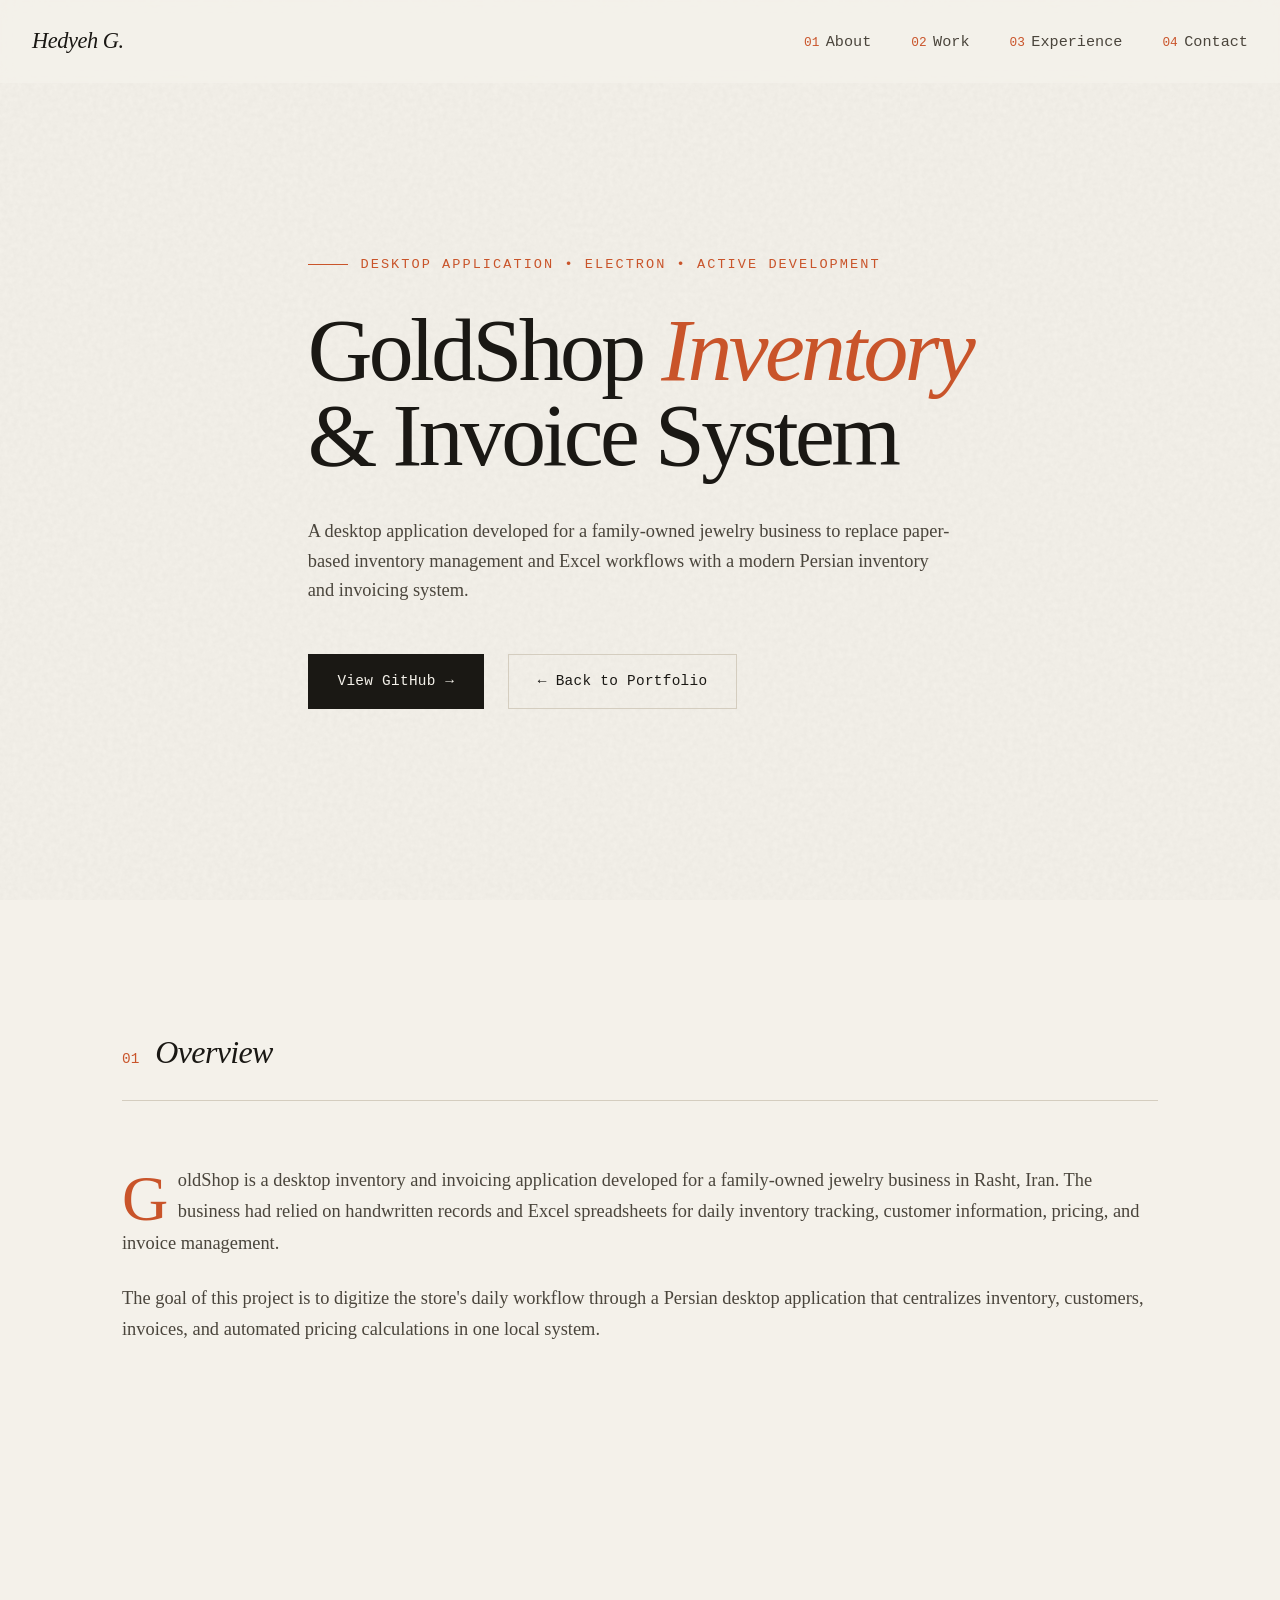
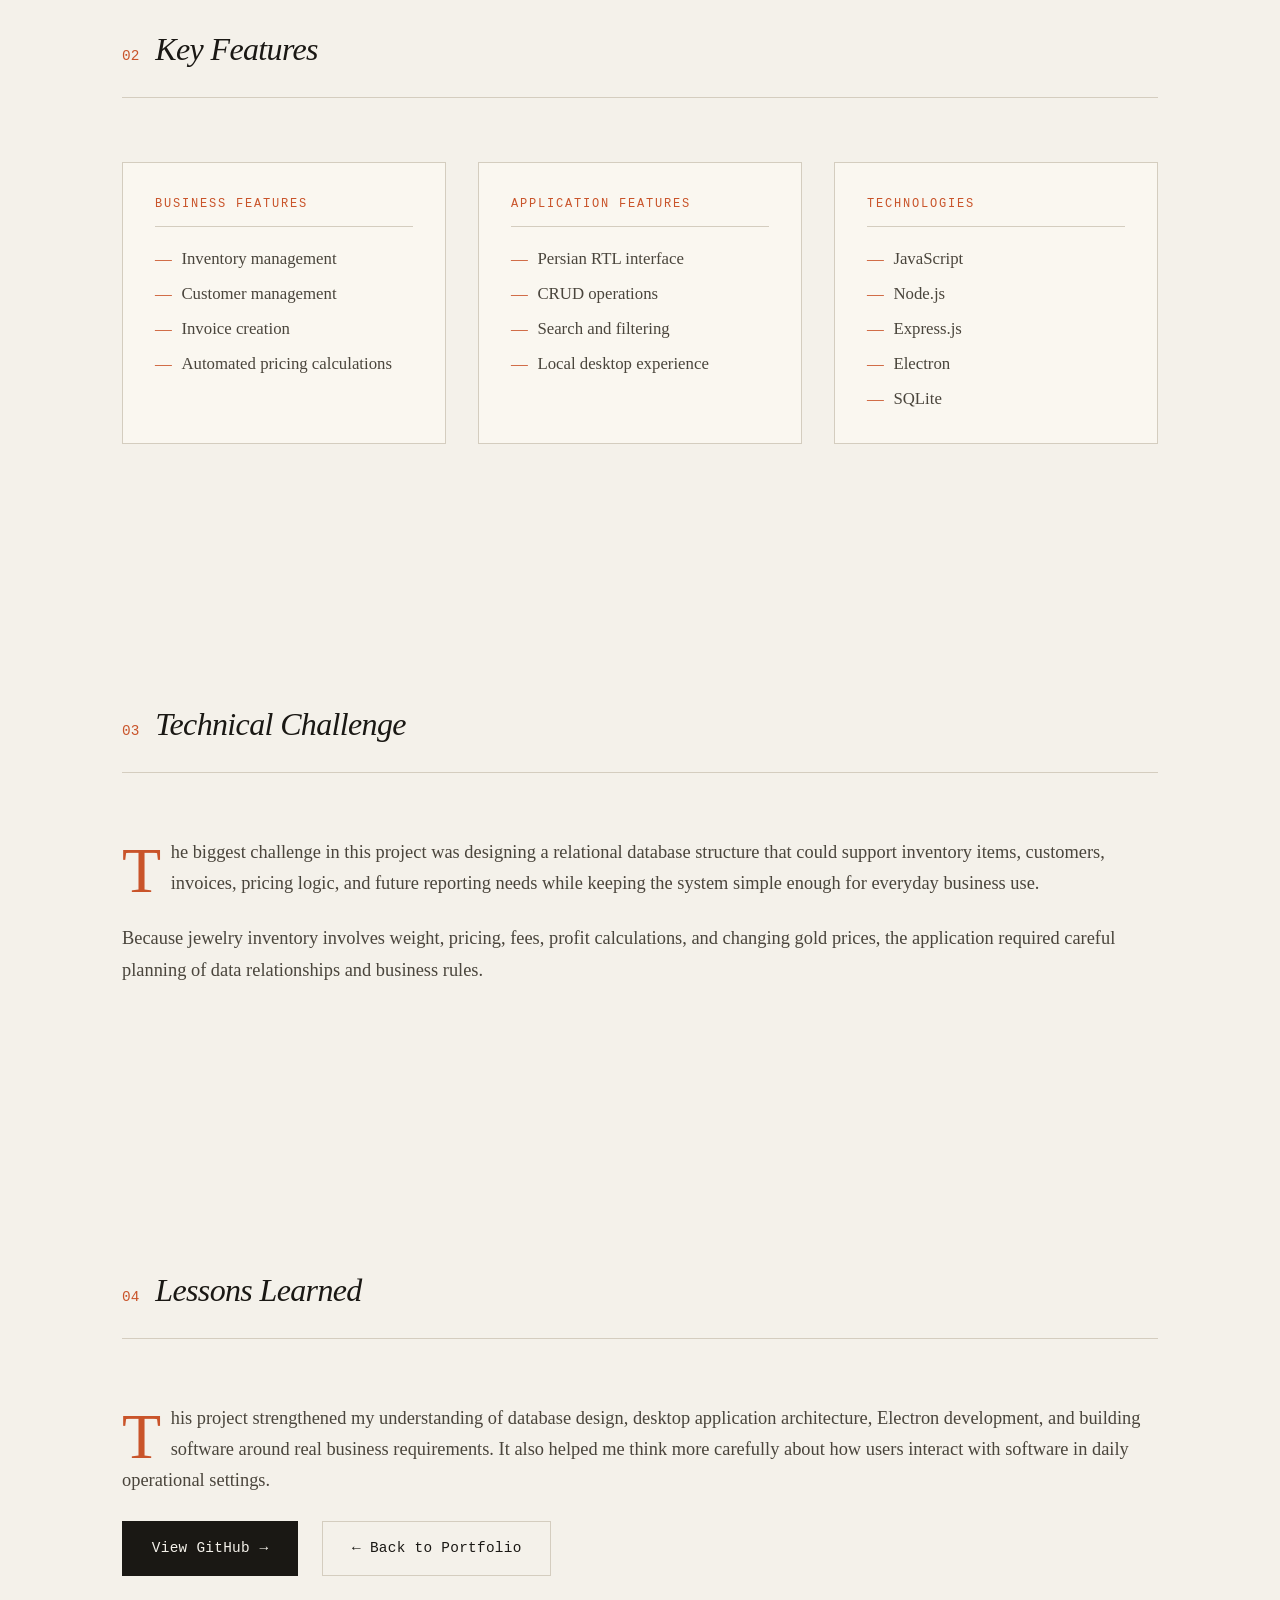
<file: projects/goldshop.html>
<!DOCTYPE html>
<html lang="en">

<head>
  <meta charset="UTF-8" />
  <meta name="viewport" content="width=device-width, initial-scale=1.0" />

  <title>GoldShop Inventory & Invoice System | Hedyeh Ghesmati</title>

  <meta
    name="description"
    content="A desktop inventory and invoicing application developed for a family-owned jewelry business using JavaScript, Node.js, Electron, Express, and SQLite."
  />

  <link rel="stylesheet" href="../css/style.css" />
</head>

<body>

  <nav id="navbar">
    <a href="../index.html" class="nav-logo">Hedyeh G.</a>

    <ul class="nav-links">
      <li><a href="../index.html#about" data-num="01">About</a></li>
      <li><a href="../index.html#work" data-num="02">Work</a></li>
      <li><a href="../index.html#experience" data-num="03">Experience</a></li>
      <li><a href="../index.html#contact" data-num="04">Contact</a></li>
    </ul>
  </nav>

  <main>

    <!-- HERO -->
    <section class="hero">
      <div class="container">

        <div class="hero-eyebrow">
          Desktop Application • Electron • Active Development
        </div>

        <h1 class="hero-title">
          GoldShop <em>Inventory</em><br>
          & Invoice System
        </h1>

        <p class="hero-description">
          A desktop application developed for a family-owned jewelry business to replace
          paper-based inventory management and Excel workflows with a modern Persian
          inventory and invoicing system.
        </p>

        <div class="hero-cta">
          <a
            href="https://github.com/HedyehGHK/GoldShopApp"
            class="btn btn-primary"
            target="_blank"
          >
            View GitHub <span class="btn-arrow">→</span>
          </a>

          <a href="../index.html#work" class="btn btn-secondary">
            ← Back to Portfolio
          </a>
        </div>

      </div>
    </section>

    <!-- OVERVIEW -->
    <section>
      <div class="container">

        <div class="section-header">
          <span class="section-number">01</span>
          <h2 class="section-title">Overview</h2>
        </div>

        <div class="about-text">
          <p>
            GoldShop is a desktop inventory and invoicing application developed for a
            family-owned jewelry business in Rasht, Iran. The business had relied on
            handwritten records and Excel spreadsheets for daily inventory tracking,
            customer information, pricing, and invoice management.
          </p>

          <p>
            The goal of this project is to digitize the store's daily workflow through a
            Persian desktop application that centralizes inventory, customers, invoices,
            and automated pricing calculations in one local system.
          </p>
        </div>

      </div>
    </section>

    <!-- FEATURES -->
    <section>
      <div class="container">

        <div class="section-header">
          <span class="section-number">02</span>
          <h2 class="section-title">Key Features</h2>
        </div>

        <div class="skills-grid">

          <div class="skill-category">
            <div class="skill-category-title">Business Features</div>
            <ul class="skill-list">
              <li>Inventory management</li>
              <li>Customer management</li>
              <li>Invoice creation</li>
              <li>Automated pricing calculations</li>
            </ul>
          </div>

          <div class="skill-category">
            <div class="skill-category-title">Application Features</div>
            <ul class="skill-list">
              <li>Persian RTL interface</li>
              <li>CRUD operations</li>
              <li>Search and filtering</li>
              <li>Local desktop experience</li>
            </ul>
          </div>

          <div class="skill-category">
            <div class="skill-category-title">Technologies</div>
            <ul class="skill-list">
              <li>JavaScript</li>
              <li>Node.js</li>
              <li>Express.js</li>
              <li>Electron</li>
              <li>SQLite</li>
            </ul>
          </div>

        </div>

      </div>
    </section>

    <!-- CHALLENGE -->
    <section>
      <div class="container">

        <div class="section-header">
          <span class="section-number">03</span>
          <h2 class="section-title">Technical Challenge</h2>
        </div>

        <div class="about-text">
          <p>
            The biggest challenge in this project was designing a relational database
            structure that could support inventory items, customers, invoices, pricing
            logic, and future reporting needs while keeping the system simple enough for
            everyday business use.
          </p>

          <p>
            Because jewelry inventory involves weight, pricing, fees, profit calculations,
            and changing gold prices, the application required careful planning of data
            relationships and business rules.
          </p>
        </div>

      </div>
    </section>

    <!-- LESSONS -->
    <section>
      <div class="container">

        <div class="section-header">
          <span class="section-number">04</span>
          <h2 class="section-title">Lessons Learned</h2>
        </div>

        <div class="about-text">
          <p>
            This project strengthened my understanding of database design, desktop
            application architecture, Electron development, and building software around
            real business requirements. It also helped me think more carefully about how
            users interact with software in daily operational settings.
          </p>
        </div>

        <div class="hero-cta">
          <a
            href="https://github.com/HedyehGHK/GoldShopApp"
            class="btn btn-primary"
            target="_blank"
          >
            View GitHub <span class="btn-arrow">→</span>
          </a>

          <a href="../index.html#work" class="btn btn-secondary">
            ← Back to Portfolio
          </a>
        </div>

      </div>
    </section>

  </main>

</body>

</html>
</file>
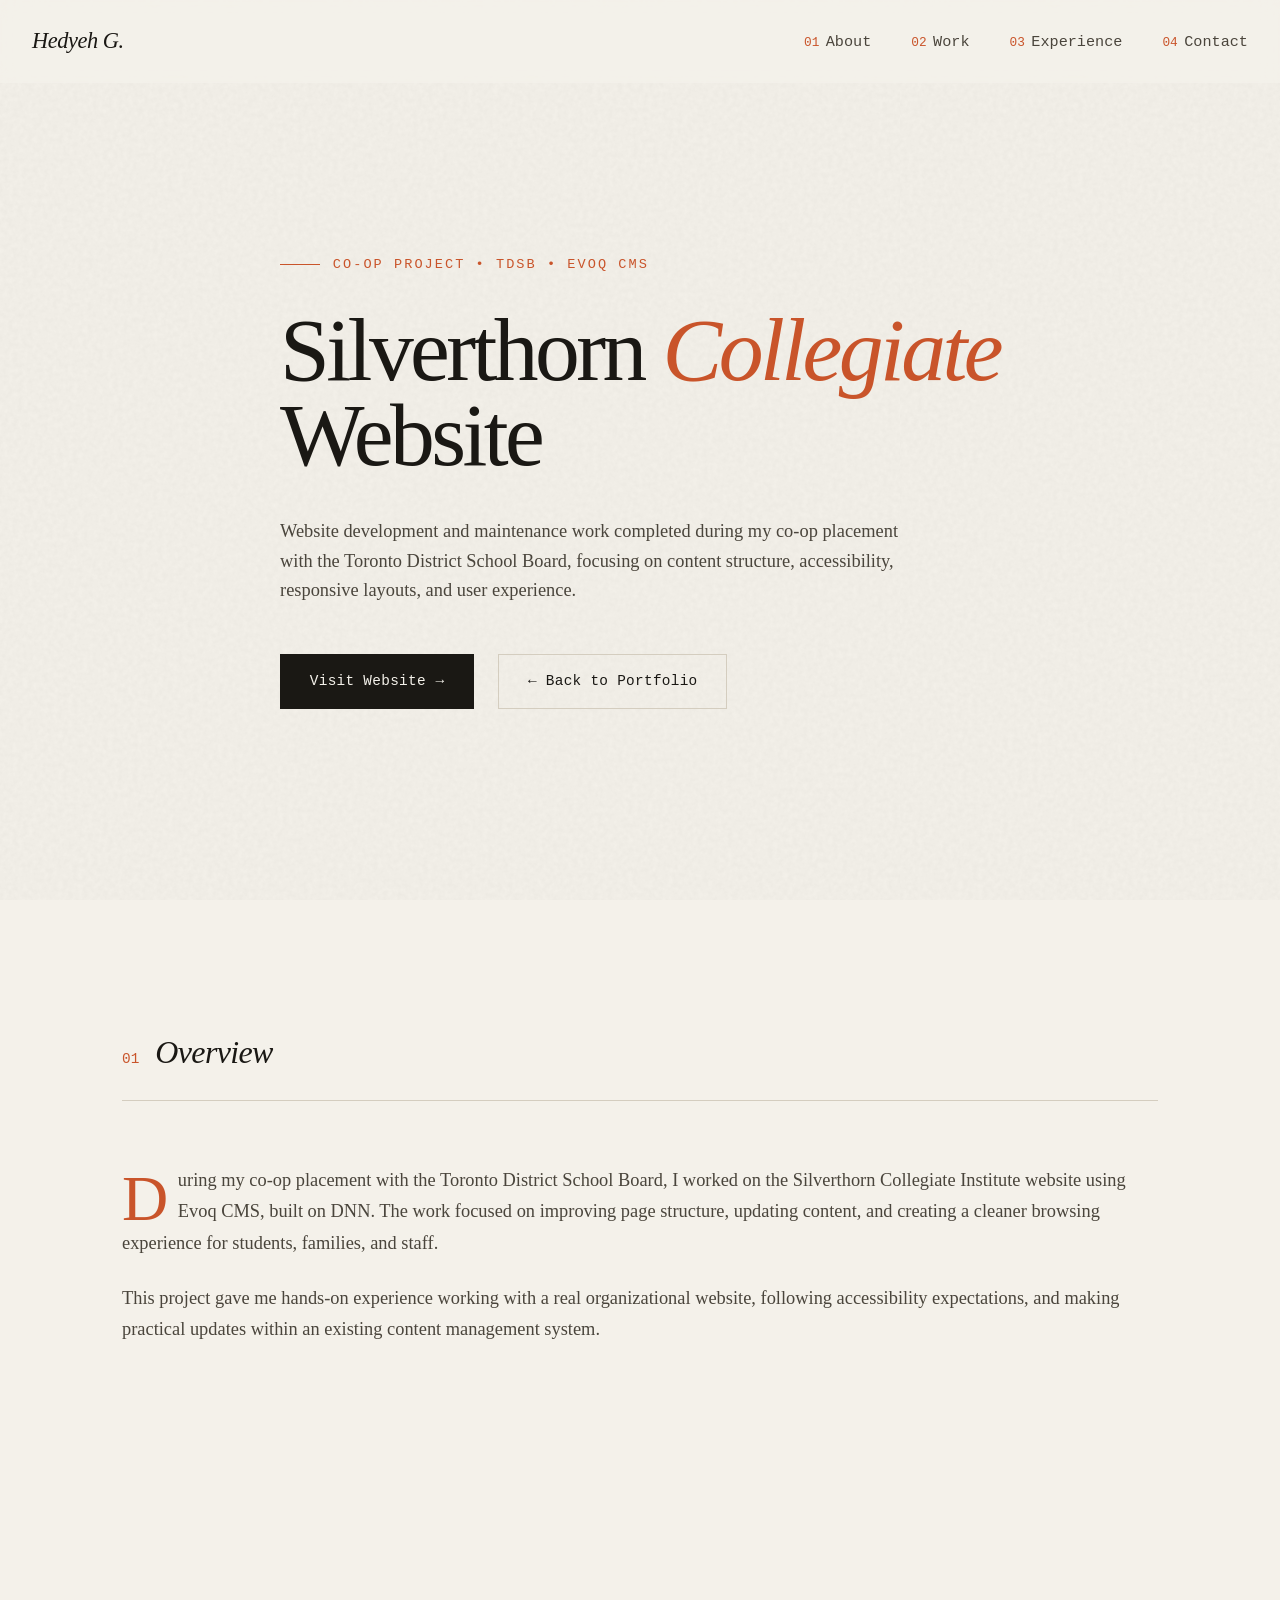
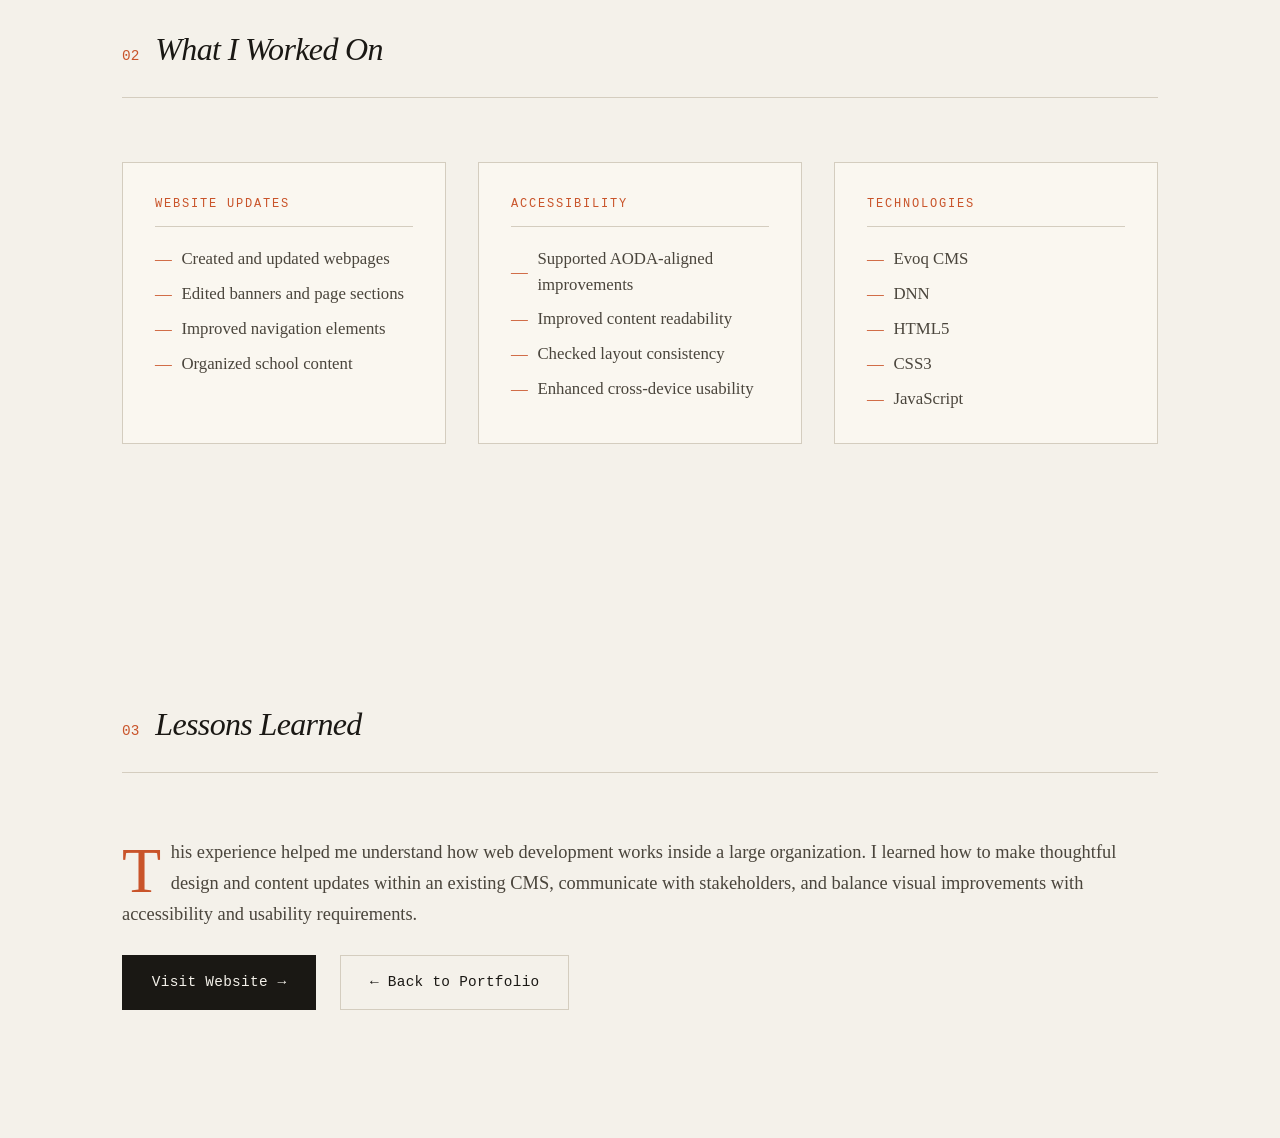
<file: projects/silverthorn.html>
<!DOCTYPE html>
<html lang="en">

<head>
  <meta charset="UTF-8" />
  <meta name="viewport" content="width=device-width, initial-scale=1.0" />

  <title>Silverthorn Collegiate Website | Hedyeh Ghesmati</title>

  <meta
    name="description"
    content="Website development and maintenance work completed during a co-op placement with the Toronto District School Board using Evoq CMS and DNN."
  />

  <link rel="stylesheet" href="../css/style.css" />
</head>

<body>

  <nav id="navbar">
    <a href="../index.html" class="nav-logo">Hedyeh G.</a>

    <ul class="nav-links">
      <li><a href="../index.html#about" data-num="01">About</a></li>
      <li><a href="../index.html#work" data-num="02">Work</a></li>
      <li><a href="../index.html#experience" data-num="03">Experience</a></li>
      <li><a href="../index.html#contact" data-num="04">Contact</a></li>
    </ul>
  </nav>

  <main>

    <!-- HERO -->
    <section class="hero">
      <div class="container">

        <div class="hero-eyebrow">
          Co-op Project • TDSB • Evoq CMS
        </div>

        <h1 class="hero-title">
          Silverthorn <em>Collegiate</em><br>
          Website
        </h1>

        <p class="hero-description">
          Website development and maintenance work completed during my co-op placement
          with the Toronto District School Board, focusing on content structure,
          accessibility, responsive layouts, and user experience.
        </p>

        <div class="hero-cta">
          <a href="https://schoolweb.tdsb.on.ca/silverthornci" class="btn btn-primary" target="_blank">
            Visit Website <span class="btn-arrow">→</span>
          </a>

          <a href="../index.html#work" class="btn btn-secondary">
            ← Back to Portfolio
          </a>
        </div>

      </div>
    </section>

    <!-- OVERVIEW -->
    <section>
      <div class="container">

        <div class="section-header">
          <span class="section-number">01</span>
          <h2 class="section-title">Overview</h2>
        </div>

        <div class="about-text">
          <p>
            During my co-op placement with the Toronto District School Board, I worked on
            the Silverthorn Collegiate Institute website using Evoq CMS, built on DNN.
            The work focused on improving page structure, updating content, and creating
            a cleaner browsing experience for students, families, and staff.
          </p>

          <p>
            This project gave me hands-on experience working with a real organizational
            website, following accessibility expectations, and making practical updates
            within an existing content management system.
          </p>
        </div>

      </div>
    </section>

    <!-- WORK COMPLETED -->
    <section>
      <div class="container">

        <div class="section-header">
          <span class="section-number">02</span>
          <h2 class="section-title">What I Worked On</h2>
        </div>

        <div class="skills-grid">

          <div class="skill-category">
            <div class="skill-category-title">Website Updates</div>
            <ul class="skill-list">
              <li>Created and updated webpages</li>
              <li>Edited banners and page sections</li>
              <li>Improved navigation elements</li>
              <li>Organized school content</li>
            </ul>
          </div>

          <div class="skill-category">
            <div class="skill-category-title">Accessibility</div>
            <ul class="skill-list">
              <li>Supported AODA-aligned improvements</li>
              <li>Improved content readability</li>
              <li>Checked layout consistency</li>
              <li>Enhanced cross-device usability</li>
            </ul>
          </div>

          <div class="skill-category">
            <div class="skill-category-title">Technologies</div>
            <ul class="skill-list">
              <li>Evoq CMS</li>
              <li>DNN</li>
              <li>HTML5</li>
              <li>CSS3</li>
              <li>JavaScript</li>
            </ul>
          </div>

        </div>

      </div>
    </section>

    <!-- LESSONS -->
    <section>
      <div class="container">

        <div class="section-header">
          <span class="section-number">03</span>
          <h2 class="section-title">Lessons Learned</h2>
        </div>

        <div class="about-text">
          <p>
            This experience helped me understand how web development works inside a large
            organization. I learned how to make thoughtful design and content updates
            within an existing CMS, communicate with stakeholders, and balance visual
            improvements with accessibility and usability requirements.
          </p>
        </div>

        <div class="hero-cta">
          <a href="https://schoolweb.tdsb.on.ca/silverthornci" class="btn btn-primary" target="_blank">
            Visit Website <span class="btn-arrow">→</span>
          </a>

          <a href="../index.html#work" class="btn btn-secondary">
            ← Back to Portfolio
          </a>
        </div>

      </div>
    </section>

  </main>

</body>

</html>
</file>
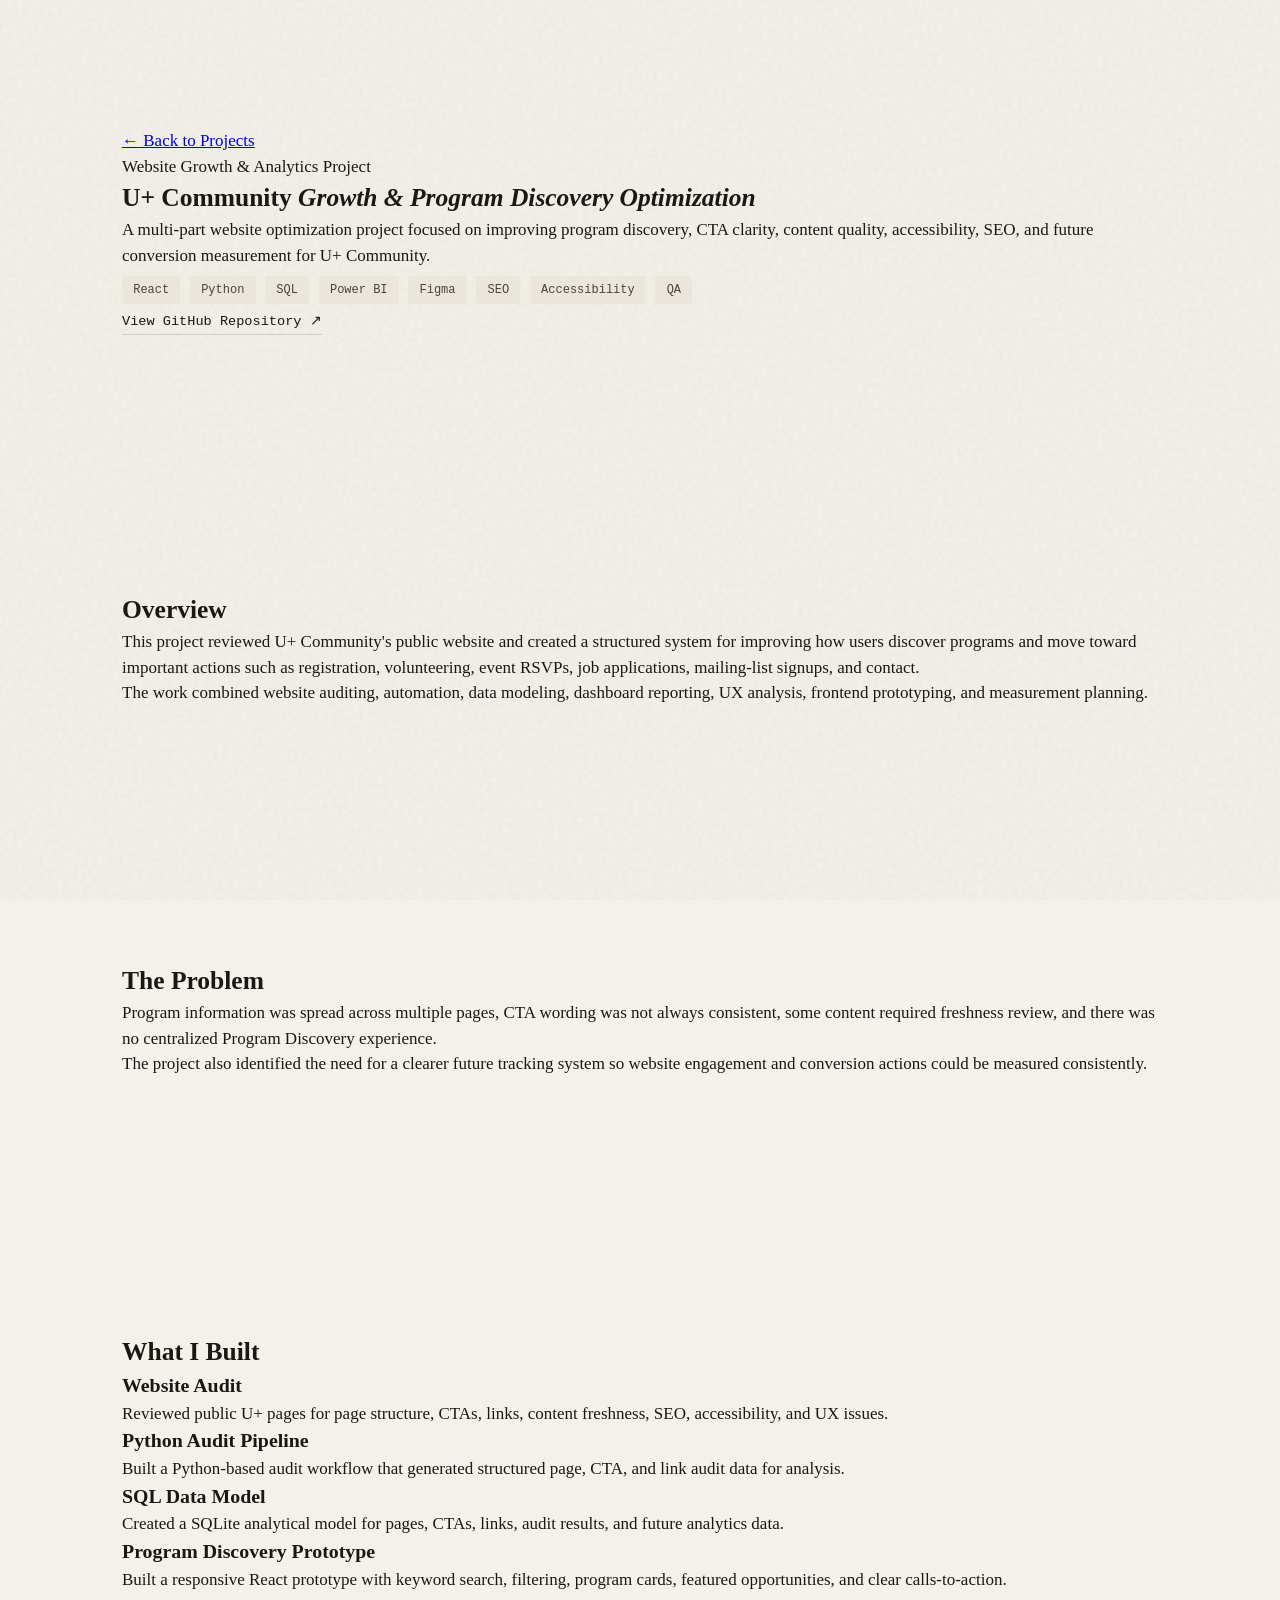
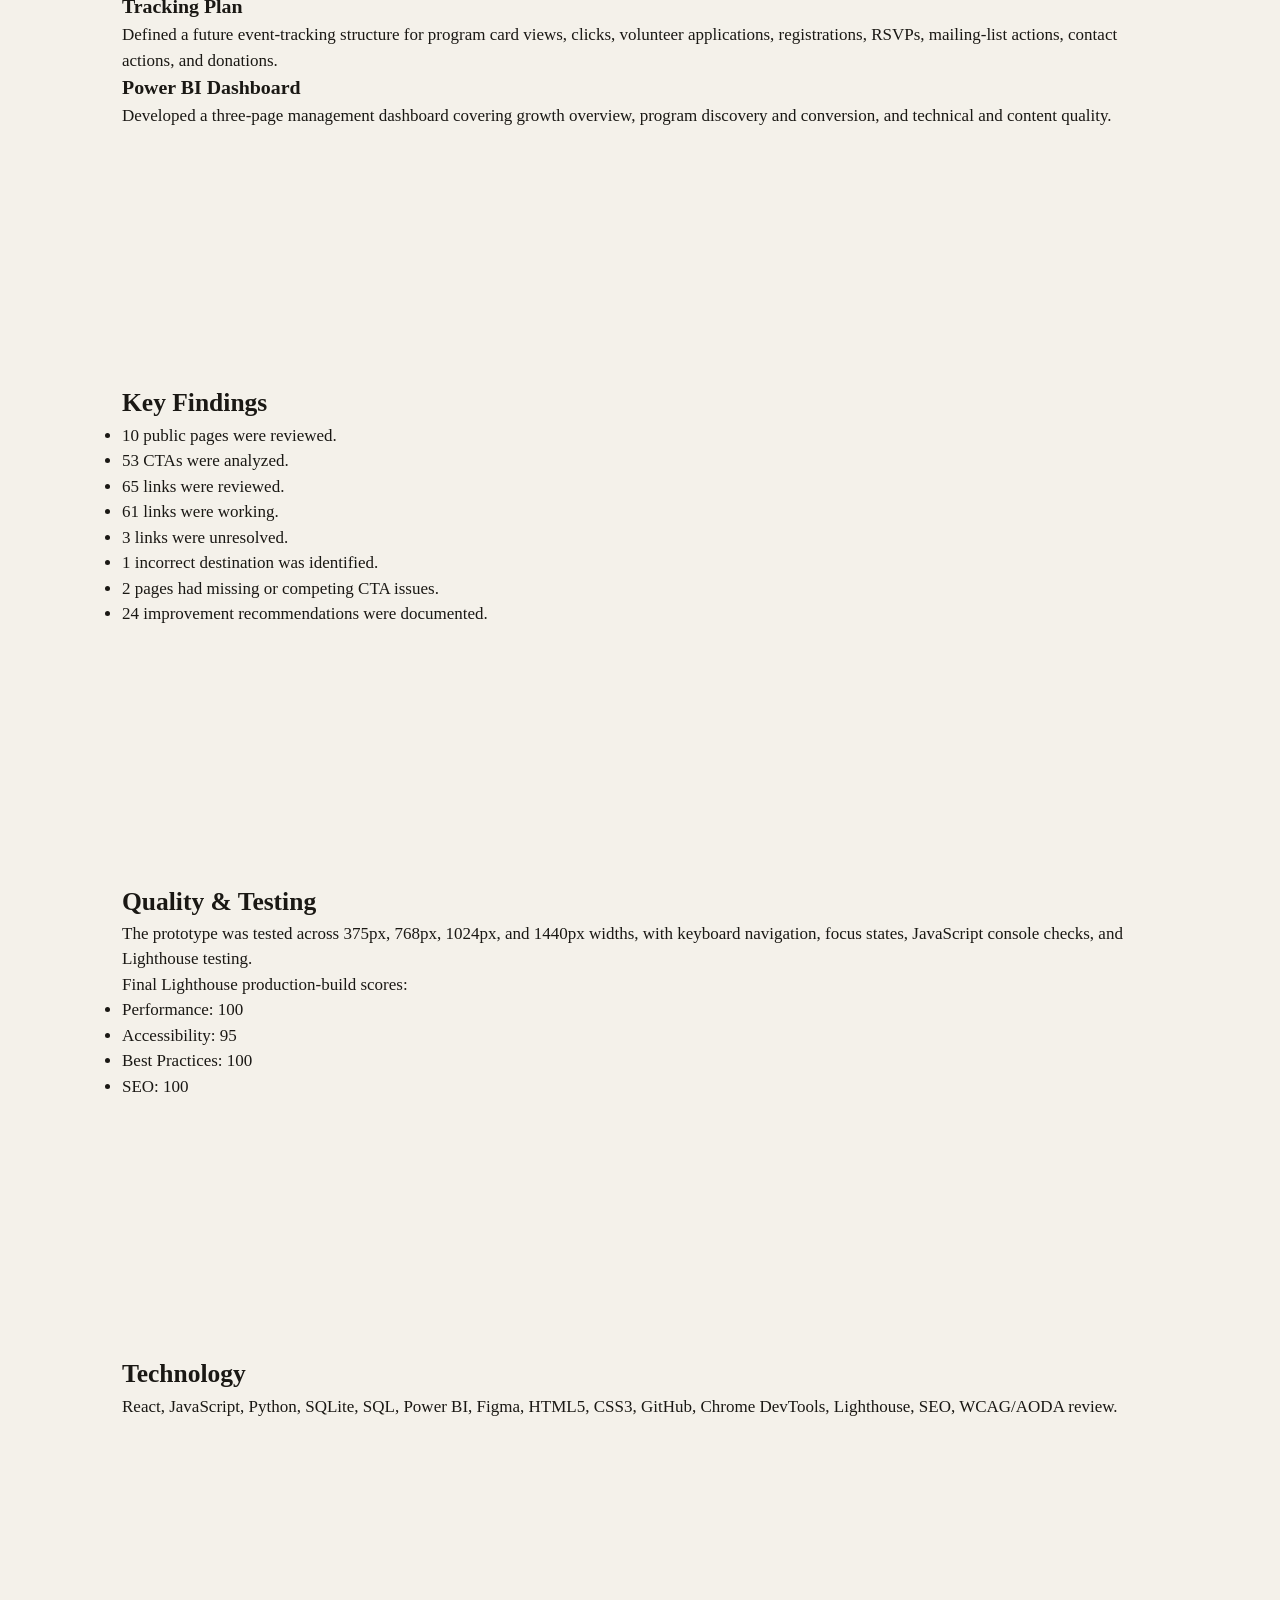
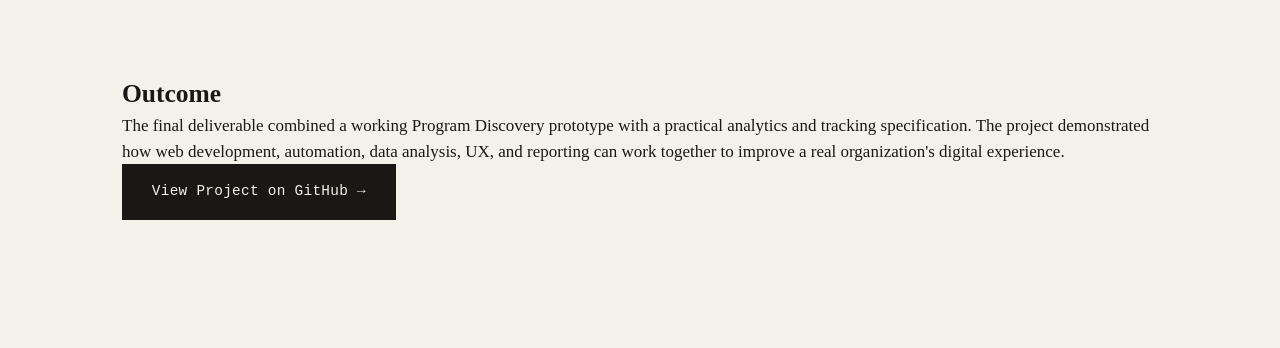
<file: projects/uplus.html>
<!doctype html>
<html lang="en">
  <head>
    <meta charset="UTF-8" />
    <meta name="viewport" content="width=device-width, initial-scale=1.0" />

    <title>U+ Community Growth & Program Discovery | Hedyeh Ghesmati</title>

    <meta
      name="description"
      content="Case study of a website growth optimization and program discovery project for U+ Community, including Python auditing, SQL modeling, Power BI dashboards, React prototyping, accessibility, SEO, and tracking design."
    />

    <link rel="stylesheet" href="../css/style.css" />
  </head>

  <body>
    <main class="project-page">
      <section class="project-hero">
        <div class="container">
          <a href="../index.html#work" class="project-back">
            ← Back to Projects
          </a>

          <p class="project-kicker">Website Growth & Analytics Project</p>

          <h1>
            U+ Community
            <em>Growth & Program Discovery Optimization</em>
          </h1>

          <p class="project-intro">
            A multi-part website optimization project focused on improving
            program discovery, CTA clarity, content quality, accessibility,
            SEO, and future conversion measurement for U+ Community.
          </p>

          <div class="project-tags">
            <span class="tag">React</span>
            <span class="tag">Python</span>
            <span class="tag">SQL</span>
            <span class="tag">Power BI</span>
            <span class="tag">Figma</span>
            <span class="tag">SEO</span>
            <span class="tag">Accessibility</span>
            <span class="tag">QA</span>
          </div>

          <div class="project-links">
            <a
              href="https://github.com/HedyehGHK/WEB-03-UPlus-Program-Discovery"
              target="_blank"
              class="project-link"
            >
              View GitHub Repository ↗
            </a>
          </div>
        </div>
      </section>

      <section class="project-detail">
        <div class="container">
          <h2>Overview</h2>

          <p>
            This project reviewed U+ Community's public website and created a
            structured system for improving how users discover programs and move
            toward important actions such as registration, volunteering, event
            RSVPs, job applications, mailing-list signups, and contact.
          </p>

          <p>
            The work combined website auditing, automation, data modeling,
            dashboard reporting, UX analysis, frontend prototyping, and
            measurement planning.
          </p>
        </div>
      </section>

      <section class="project-detail">
        <div class="container">
          <h2>The Problem</h2>

          <p>
            Program information was spread across multiple pages, CTA wording
            was not always consistent, some content required freshness review,
            and there was no centralized Program Discovery experience.
          </p>

          <p>
            The project also identified the need for a clearer future tracking
            system so website engagement and conversion actions could be
            measured consistently.
          </p>
        </div>
      </section>

      <section class="project-detail">
        <div class="container">
          <h2>What I Built</h2>

          <div class="project-feature-list">
            <div>
              <h3>Website Audit</h3>
              <p>
                Reviewed public U+ pages for page structure, CTAs, links,
                content freshness, SEO, accessibility, and UX issues.
              </p>
            </div>

            <div>
              <h3>Python Audit Pipeline</h3>
              <p>
                Built a Python-based audit workflow that generated structured
                page, CTA, and link audit data for analysis.
              </p>
            </div>

            <div>
              <h3>SQL Data Model</h3>
              <p>
                Created a SQLite analytical model for pages, CTAs, links,
                audit results, and future analytics data.
              </p>
            </div>

            <div>
              <h3>Program Discovery Prototype</h3>
              <p>
                Built a responsive React prototype with keyword search,
                filtering, program cards, featured opportunities, and clear
                calls-to-action.
              </p>
            </div>

            <div>
              <h3>Tracking Plan</h3>
              <p>
                Defined a future event-tracking structure for program card
                views, clicks, volunteer applications, registrations, RSVPs,
                mailing-list actions, contact actions, and donations.
              </p>
            </div>

            <div>
              <h3>Power BI Dashboard</h3>
              <p>
                Developed a three-page management dashboard covering growth
                overview, program discovery and conversion, and technical and
                content quality.
              </p>
            </div>
          </div>
        </div>
      </section>

      <section class="project-detail">
        <div class="container">
          <h2>Key Findings</h2>

          <ul>
            <li>10 public pages were reviewed.</li>
            <li>53 CTAs were analyzed.</li>
            <li>65 links were reviewed.</li>
            <li>61 links were working.</li>
            <li>3 links were unresolved.</li>
            <li>1 incorrect destination was identified.</li>
            <li>2 pages had missing or competing CTA issues.</li>
            <li>24 improvement recommendations were documented.</li>
          </ul>
        </div>
      </section>

      <section class="project-detail">
        <div class="container">
          <h2>Quality & Testing</h2>

          <p>
            The prototype was tested across 375px, 768px, 1024px, and 1440px
            widths, with keyboard navigation, focus states, JavaScript console
            checks, and Lighthouse testing.
          </p>

          <p>
            Final Lighthouse production-build scores:
          </p>

          <ul>
            <li>Performance: 100</li>
            <li>Accessibility: 95</li>
            <li>Best Practices: 100</li>
            <li>SEO: 100</li>
          </ul>
        </div>
      </section>

      <section class="project-detail">
        <div class="container">
          <h2>Technology</h2>

          <p>
            React, JavaScript, Python, SQLite, SQL, Power BI, Figma, HTML5,
            CSS3, GitHub, Chrome DevTools, Lighthouse, SEO, WCAG/AODA review.
          </p>
        </div>
      </section>

      <section class="project-detail">
        <div class="container">
          <h2>Outcome</h2>

          <p>
            The final deliverable combined a working Program Discovery
            prototype with a practical analytics and tracking specification.
            The project demonstrated how web development, automation, data
            analysis, UX, and reporting can work together to improve a real
            organization's digital experience.
          </p>

          <a
            href="https://github.com/HedyehGHK/WEB-03-UPlus-Program-Discovery"
            target="_blank"
            class="btn btn-primary"
          >
            View Project on GitHub →
          </a>
        </div>
      </section>
    </main>
  </body>
</html>
</file>
<file: css/style.css>
:root {
  --bg: #f4f1ea;
  --bg-alt: #ebe6dc;
  --ink: #1a1814;
  --ink-soft: #4a453c;
  --ink-muted: #7a7264;
  --accent: #c9542a;
  --accent-soft: #e8b89a;
  --line: #d4cdbf;
  --card: #faf7f0;
  --shadow: 0 1px 2px rgba(26, 24, 20, 0.04);
}

* { margin: 0; padding: 0; box-sizing: border-box; }

html { scroll-behavior: smooth; }

body {
  font-family: 'Fraunces', Georgia, serif;
  font-weight: 400;
  background: var(--bg);
  color: var(--ink);
  line-height: 1.5;
  font-size: 17px;
  -webkit-font-smoothing: antialiased;
  overflow-x: hidden;
}

::selection { background: var(--accent); color: var(--bg); }

body::before {
  content: '';
  position: fixed;
  inset: 0;
  pointer-events: none;
  z-index: 1;
  opacity: 0.4;
  background-image: url("data:image/svg+xml,%3Csvg viewBox='0 0 200 200' xmlns='http://www.w3.org/2000/svg'%3E%3Cfilter id='n'%3E%3CfeTurbulence type='fractalNoise' baseFrequency='0.9' numOctaves='3' stitchTiles='stitch'/%3E%3CfeColorMatrix values='0 0 0 0 0 0 0 0 0 0 0 0 0 0 0 0 0 0 0.08 0'/%3E%3C/filter%3E%3Crect width='100%25' height='100%25' filter='url(%23n)'/%3E%3C/svg%3E");
}

.container {
  max-width: 1100px;
  margin: 0 auto;
  padding: 0 2rem;
  position: relative;
  z-index: 2;
}

/* ===== NAVIGATION ===== */
nav {
  position: fixed;
  top: 0; left: 0; right: 0;
  padding: 1.5rem 2rem;
  display: flex;
  justify-content: space-between;
  align-items: center;
  z-index: 100;
  backdrop-filter: blur(8px);
  background: rgba(244, 241, 234, 0.85);
  border-bottom: 1px solid transparent;
  transition: border-color 0.3s;
}

nav.scrolled { border-bottom-color: var(--line); }

.nav-logo {
  font-family: 'Fraunces', serif;
  font-weight: 500;
  font-style: italic;
  font-size: 1.4rem;
  letter-spacing: -0.02em;
  text-decoration: none;
  color: var(--ink);
}

.nav-links {
  display: flex;
  gap: 2.5rem;
  list-style: none;
}

.nav-links a {
  color: var(--ink-soft);
  text-decoration: none;
  font-size: 0.95rem;
  font-family: 'JetBrains Mono', monospace;
  font-weight: 400;
  transition: color 0.2s;
}

.nav-links a:hover { color: var(--accent); }

.nav-links a::before {
  content: attr(data-num);
  color: var(--accent);
  margin-right: 0.4rem;
  font-size: 0.8rem;
}

@media (max-width: 768px) {
  .nav-links { display: none; }
}

/* ===== HERO ===== */
/* ===== HERO ===== */

.hero {
  min-height: 100vh;
  display: flex;
  align-items: center;
  padding: 8rem 0 4rem;
}

.hero-eyebrow {
  font-family: 'JetBrains Mono', monospace;
  font-size: 0.85rem;
  color: var(--accent);
  letter-spacing: 0.15em;
  text-transform: uppercase;
  margin-bottom: 2rem;
  display: flex;
  align-items: center;
  gap: 0.8rem;
}

.hero-eyebrow::before {
  content: '';
  width: 40px;
  height: 1px;
  background: var(--accent);
}


/* Main Hero Layout */

.hero-main {
  display: flex;
  flex-direction: row-reverse;
  align-items: flex-start;
  gap: 3.5rem;
}


/* Text */

.hero-text {
  flex: 1;
  min-width: 0;
}

h1.hero-title {
  font-family: 'Fraunces', serif;
  font-weight: 300;
  font-size: clamp(3rem, 7vw, 6.5rem);
  line-height: 0.95;
  letter-spacing: -0.04em;
  margin-bottom: 2.5rem;
}

h1.hero-title em {
  font-style: italic;
  font-weight: 400;
  color: var(--accent);
}


/* Description */

.hero-description {
  max-width: 650px;
  font-size: 1.15rem;
  color: var(--ink-soft);
  line-height: 1.6;
  margin-bottom: 3rem;
}

.hero-description strong {
  color: var(--ink);
  font-weight: 400;
}


/* Photo */

.hero-photo {
  flex: 0 0 auto;
  margin-top: 1.5rem;
}

.hero-photo img {
  width: 190px;
  height: 190px;
  object-fit: cover;
  border-radius: 24%;
  border: 3px solid var(--card);
  box-shadow: 0 10px 30px rgba(0, 0, 0, 0.08);
}


/* Buttons */

.hero-cta {
  display: flex;
  gap: 1.5rem;
  align-items: center;
  flex-wrap: wrap;
}

.btn {
  font-family: 'JetBrains Mono', monospace;
  font-size: 0.9rem;
  padding: 1rem 1.8rem;
  text-decoration: none;
  transition: all 0.3s cubic-bezier(0.4, 0, 0.2, 1);
  display: inline-flex;
  align-items: center;
  gap: 0.6rem;
  letter-spacing: 0.02em;
}

.btn-primary {
  background: var(--ink);
  color: var(--bg);
  border: 1px solid var(--ink);
}

.btn-primary:hover {
  background: var(--accent);
  border-color: var(--accent);
  transform: translateY(-2px);
}

.btn-secondary {
  background: transparent;
  color: var(--ink);
  border: 1px solid var(--line);
}

.btn-secondary:hover {
  border-color: var(--ink);
  background: var(--card);
}

.btn-arrow {
  transition: transform 0.3s;
}

.btn:hover .btn-arrow {
  transform: translateX(4px);
}


/* ===== MOBILE ===== */

@media (max-width: 768px) {

  .hero {
    min-height: auto;
    padding: 7rem 0 4rem;
    align-items: flex-start;
  }

  .hero-main {
    flex-direction: column-reverse;
    gap: 2rem;
  }

  .hero-photo {
    margin-top: 0;
  }

  .hero-photo img {
    width: 150px;
    height: 150px;
  }

  h1.hero-title {
    font-size: clamp(3rem, 14vw, 5rem);
  }

  .hero-description {
    font-size: 1.05rem;
  }
}
/* ===== SECTIONS ===== */
section { padding: 8rem 0; position: relative; }

.section-header {
  display: flex;
  align-items: baseline;
  gap: 1rem;
  margin-bottom: 4rem;
  padding-bottom: 1.5rem;
  border-bottom: 1px solid var(--line);
}

.section-number {
  font-family: 'JetBrains Mono', monospace;
  color: var(--accent);
  font-size: 0.9rem;
}

.section-title {
  font-family: 'Fraunces', serif;
  font-weight: 400;
  font-style: italic;
  font-size: 2rem;
  letter-spacing: -0.02em;
}

/* ===== ABOUT ===== */
.about-grid {
  display: grid;
  grid-template-columns: 1fr 1fr;
  gap: 4rem;
  align-items: start;
}

.about-text p {
  font-size: 1.15rem;
  line-height: 1.7;
  color: var(--ink-soft);
  margin-bottom: 1.5rem;
}

.about-text p:first-child::first-letter {
  font-family: 'Fraunces', serif;
  font-size: 4rem;
  font-weight: 500;
  float: left;
  line-height: 0.9;
  margin: 0.3rem 0.6rem 0 0;
  color: var(--accent);
}

.about-meta {
  padding-left: 2rem;
  border-left: 1px solid var(--line);
}

.meta-item { margin-bottom: 2rem; }

.meta-label {
  font-family: 'JetBrains Mono', monospace;
  font-size: 0.75rem;
  color: var(--ink-muted);
  letter-spacing: 0.15em;
  text-transform: uppercase;
  margin-bottom: 0.6rem;
}

.meta-value {
  font-family: 'Fraunces', serif;
  font-size: 1.1rem;
  line-height: 1.4;
}

.meta-value em { color: var(--accent); font-style: italic; }

@media (max-width: 768px) {
  .about-grid { grid-template-columns: 1fr; gap: 2rem; }
  .about-meta { padding-left: 0; border-left: none; padding-top: 2rem; border-top: 1px solid var(--line); }
}

/* ===== PROJECTS ===== */
.projects-list { display: flex; flex-direction: column; gap: 0; }

.project {
  display: grid;
  grid-template-columns: 80px 1fr auto;
  gap: 2rem;
  padding: 2.5rem 0;
  border-top: 1px solid var(--line);
  transition: padding 0.3s;
  cursor: default;
}

.project:last-child { border-bottom: 1px solid var(--line); }
.project:hover { padding-left: 1rem; }
.project:hover .project-title { color: var(--accent); }
.project:hover .project-arrow { transform: translate(4px, -4px); color: var(--accent); }

.project-num {
  font-family: 'JetBrains Mono', monospace;
  font-size: 0.85rem;
  color: var(--ink-muted);
  padding-top: 0.5rem;
}

.project-content { display: flex; flex-direction: column; gap: 0.8rem; }

.project-title {
  font-family: 'Fraunces', serif;
  font-size: 1.8rem;
  font-weight: 400;
  letter-spacing: -0.02em;
  line-height: 1.2;
  transition: color 0.3s;
}

.project-title em { font-style: italic; color: var(--accent); }

.project-description { color: var(--ink-soft); max-width: 600px; line-height: 1.6; }

.project-tags { display: flex; flex-wrap: wrap; gap: 0.6rem; margin-top: 0.5rem; }

.tag {
  font-family: 'JetBrains Mono', monospace;
  font-size: 0.75rem;
  padding: 0.3rem 0.7rem;
  background: var(--bg-alt);
  color: var(--ink-soft);
  border-radius: 2px;
}

.project-links { display: flex; gap: 1rem; margin-top: 0.5rem; }

.project-link {
  font-family: 'JetBrains Mono', monospace;
  font-size: 0.85rem;
  color: var(--ink);
  text-decoration: none;
  border-bottom: 1px solid var(--line);
  padding-bottom: 2px;
  transition: all 0.2s;
}

.project-link:hover { color: var(--accent); border-bottom-color: var(--accent); }

.project-arrow {
  align-self: start;
  font-size: 1.5rem;
  color: var(--ink-muted);
  transition: all 0.3s cubic-bezier(0.4, 0, 0.2, 1);
  padding-top: 0.3rem;
}

.project-featured {
  background: linear-gradient(to right, var(--bg-alt), transparent);
  padding-left: 1rem;
  margin-left: -1rem;
}

.featured-badge {
  display: inline-block;
  font-family: 'JetBrains Mono', monospace;
  font-size: 0.7rem;
  letter-spacing: 0.1em;
  text-transform: uppercase;
  color: var(--accent);
  margin-bottom: 0.5rem;
}

@media (max-width: 768px) {
  .project { grid-template-columns: 1fr; gap: 0.8rem; }
  .project-arrow { display: none; }
  .project-num { padding-top: 0; }
}

/* ===== SKILLS ===== */
.skills-grid {
  display: grid;
  grid-template-columns: repeat(auto-fit, minmax(250px, 1fr));
  gap: 2rem;
}

.skill-category {
  padding: 2rem;
  background: var(--card);
  border: 1px solid var(--line);
  transition: all 0.3s;
}

.skill-category:hover { transform: translateY(-4px); border-color: var(--accent); }

.skill-category-title {
  font-family: 'JetBrains Mono', monospace;
  font-size: 0.75rem;
  letter-spacing: 0.15em;
  text-transform: uppercase;
  color: var(--accent);
  margin-bottom: 1.2rem;
  padding-bottom: 0.8rem;
  border-bottom: 1px solid var(--line);
}

.skill-list { list-style: none; display: flex; flex-direction: column; gap: 0.6rem; }

.skill-list li {
  font-family: 'Fraunces', serif;
  font-size: 1.05rem;
  color: var(--ink-soft);
  display: flex;
  align-items: center;
  gap: 0.6rem;
}

.skill-list li::before { content: '—'; color: var(--accent); }

/* ===== EXPERIENCE ===== */
.experience-list { display: flex; flex-direction: column; gap: 0; }

.exp-item {
  display: grid;
  grid-template-columns: 200px 1fr;
  gap: 3rem;
  padding: 2rem 0;
  border-top: 1px solid var(--line);
}

.exp-item:last-child { border-bottom: 1px solid var(--line); }

.exp-period {
  font-family: 'JetBrains Mono', monospace;
  font-size: 0.85rem;
  color: var(--ink-muted);
  padding-top: 0.3rem;
}

.exp-role { font-family: 'Fraunces', serif; font-size: 1.3rem; font-weight: 500; margin-bottom: 0.3rem; }

.exp-company { font-family: 'Fraunces', serif; font-style: italic; color: var(--accent); margin-bottom: 0.8rem; }

.exp-description { color: var(--ink-soft); line-height: 1.6; }

@media (max-width: 768px) {
  .exp-item { grid-template-columns: 1fr; gap: 0.8rem; }
}

/* ===== CONTACT ===== */
.contact-section { text-align: center; padding: 10rem 0; }

.contact-eyebrow {
  font-family: 'JetBrains Mono', monospace;
  font-size: 0.85rem;
  letter-spacing: 0.15em;
  text-transform: uppercase;
  color: var(--accent);
  margin-bottom: 1.5rem;
}

.contact-title {
  font-family: 'Fraunces', serif;
  font-weight: 300;
  font-size: clamp(2.5rem, 7vw, 5rem);
  line-height: 1;
  letter-spacing: -0.03em;
  margin-bottom: 2rem;
}

.contact-title em { font-style: italic; color: var(--accent); }

.contact-text {
  max-width: 500px;
  margin: 0 auto 3rem;
  color: var(--ink-soft);
  font-size: 1.1rem;
  line-height: 1.6;
}

.contact-email {
  display: inline-block;
  font-family: 'Fraunces', serif;
  font-size: clamp(1.3rem, 3vw, 2rem);
  color: var(--ink);
  text-decoration: none;
  border-bottom: 1px solid var(--ink);
  padding-bottom: 0.3rem;
  transition: all 0.3s;
}

.contact-email:hover { color: var(--accent); border-bottom-color: var(--accent); letter-spacing: 0.01em; }

.contact-socials { display: flex; justify-content: center; gap: 2rem; margin-top: 3rem; }

.contact-socials a {
  color: var(--ink-soft);
  text-decoration: none;
  font-family: 'JetBrains Mono', monospace;
  font-size: 0.9rem;
  transition: color 0.2s;
}

.contact-socials a:hover { color: var(--accent); }

/* ===== FOOTER ===== */
footer {
  padding: 3rem 0;
  border-top: 1px solid var(--line);
  text-align: center;
  font-family: 'JetBrains Mono', monospace;
  font-size: 0.8rem;
  color: var(--ink-muted);
}

/* ===== ANIMATIONS ===== */
@keyframes fadeUp {
  from { opacity: 0; transform: translateY(30px); }
  to { opacity: 1; transform: translateY(0); }
}

.fade-up { animation: fadeUp 0.8s cubic-bezier(0.4, 0, 0.2, 1) both; }
.fade-up-delay-1 { animation-delay: 0.1s; }
.fade-up-delay-2 { animation-delay: 0.2s; }
.fade-up-delay-3 { animation-delay: 0.3s; }
.fade-up-delay-4 { animation-delay: 0.4s; }

.reveal {
  opacity: 0;
  transform: translateY(30px);
  transition: opacity 0.8s cubic-bezier(0.4, 0, 0.2, 1),
              transform 0.8s cubic-bezier(0.4, 0, 0.2, 1);
}

.reveal.visible { opacity: 1; transform: translateY(0); }

/* ===== DIVIDER ===== */
.divider {
  display: flex;
  align-items: center;
  justify-content: center;
  gap: 1rem;
  padding: 3rem 0;
  color: var(--ink-muted);
}

.divider::before, .divider::after {
  content: '';
  flex: 1;
  height: 1px;
  background: var(--line);
}

.divider-mark { font-family: 'Fraunces', serif; font-style: italic; font-size: 1.5rem; color: var(--accent); }
</file>
